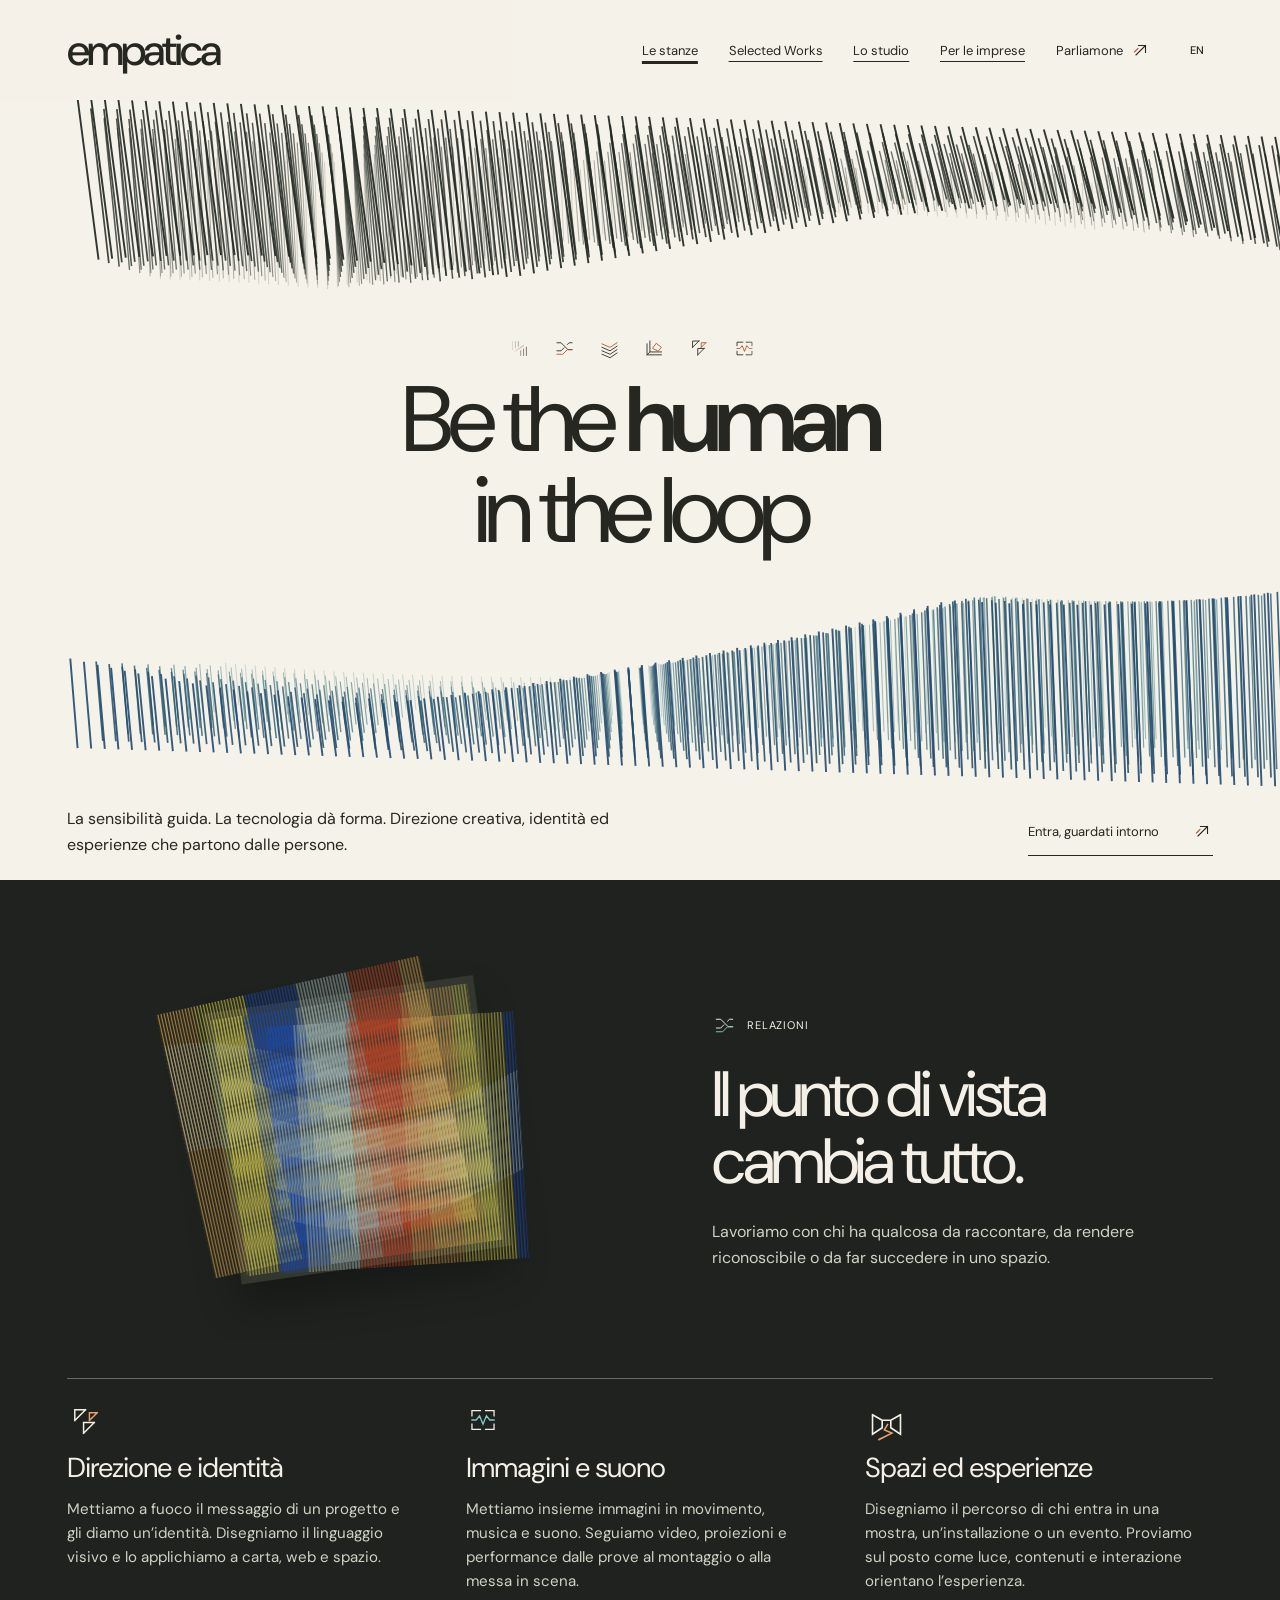
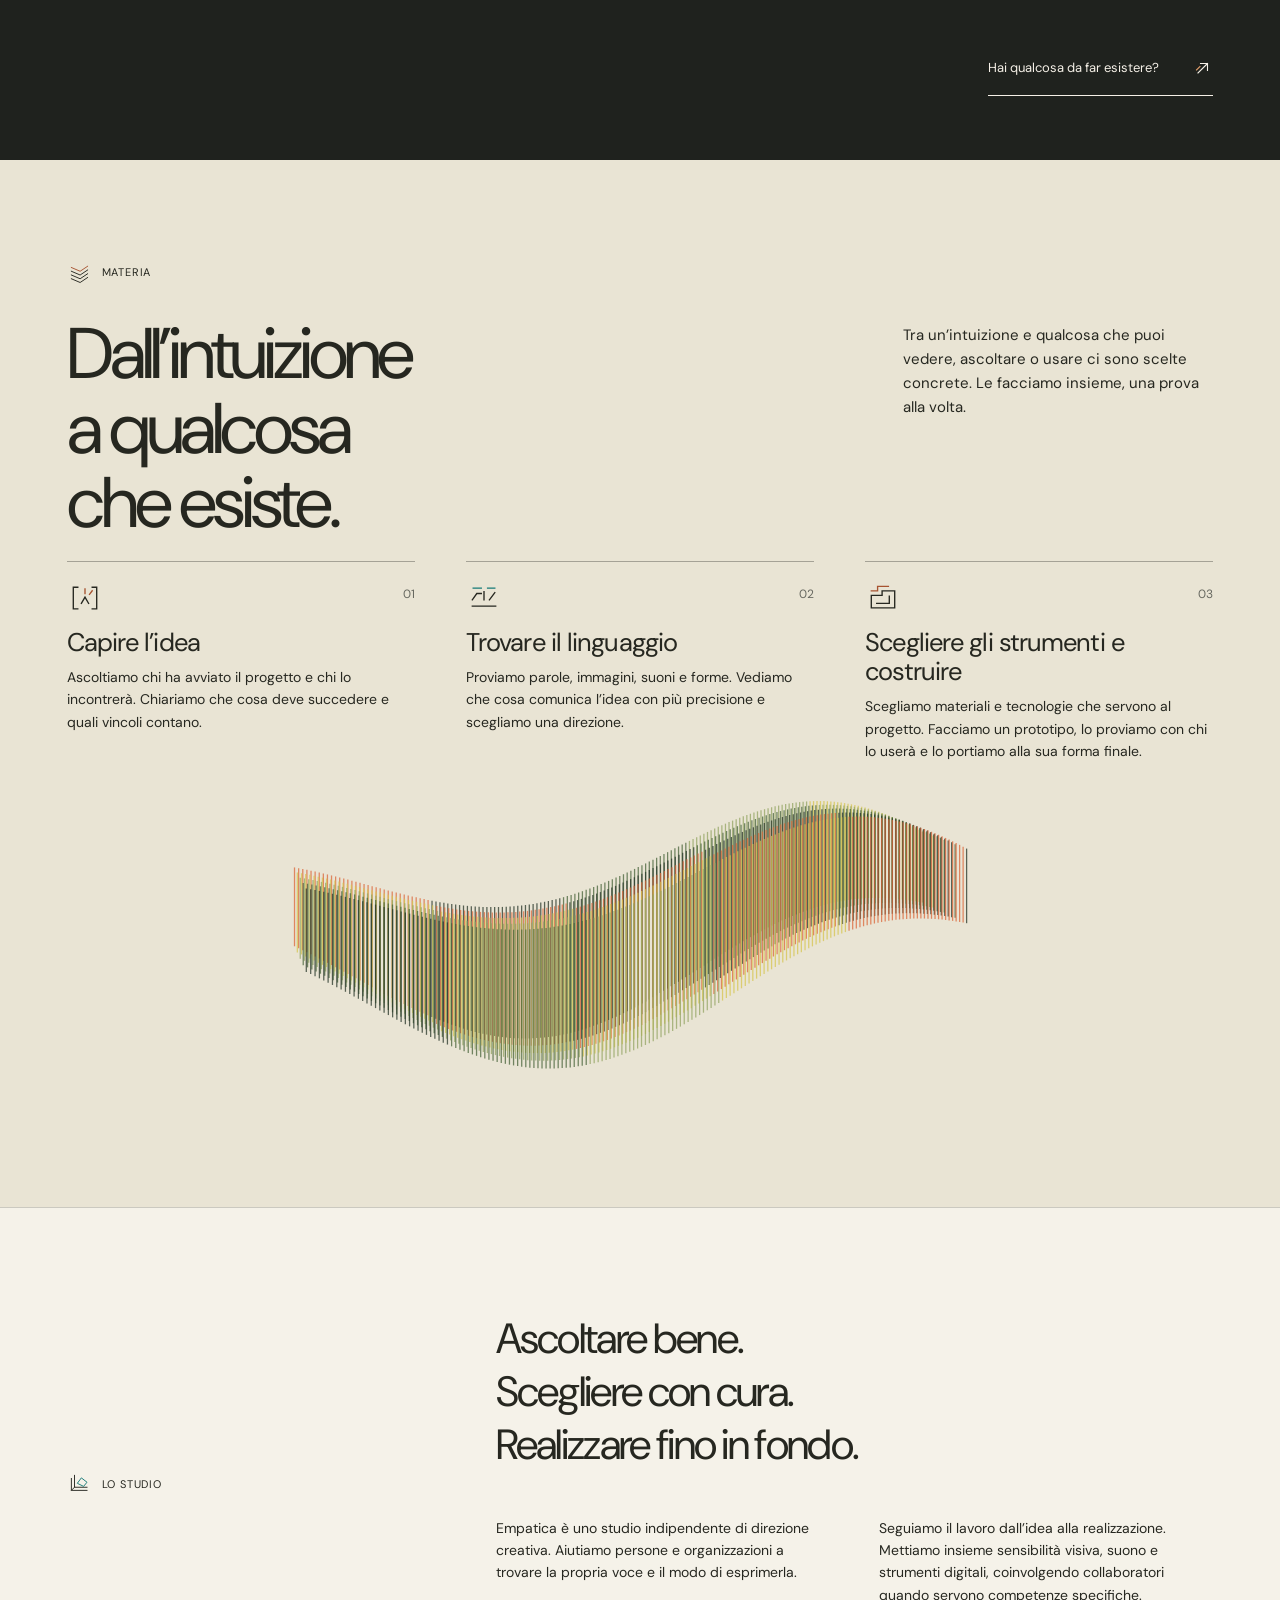
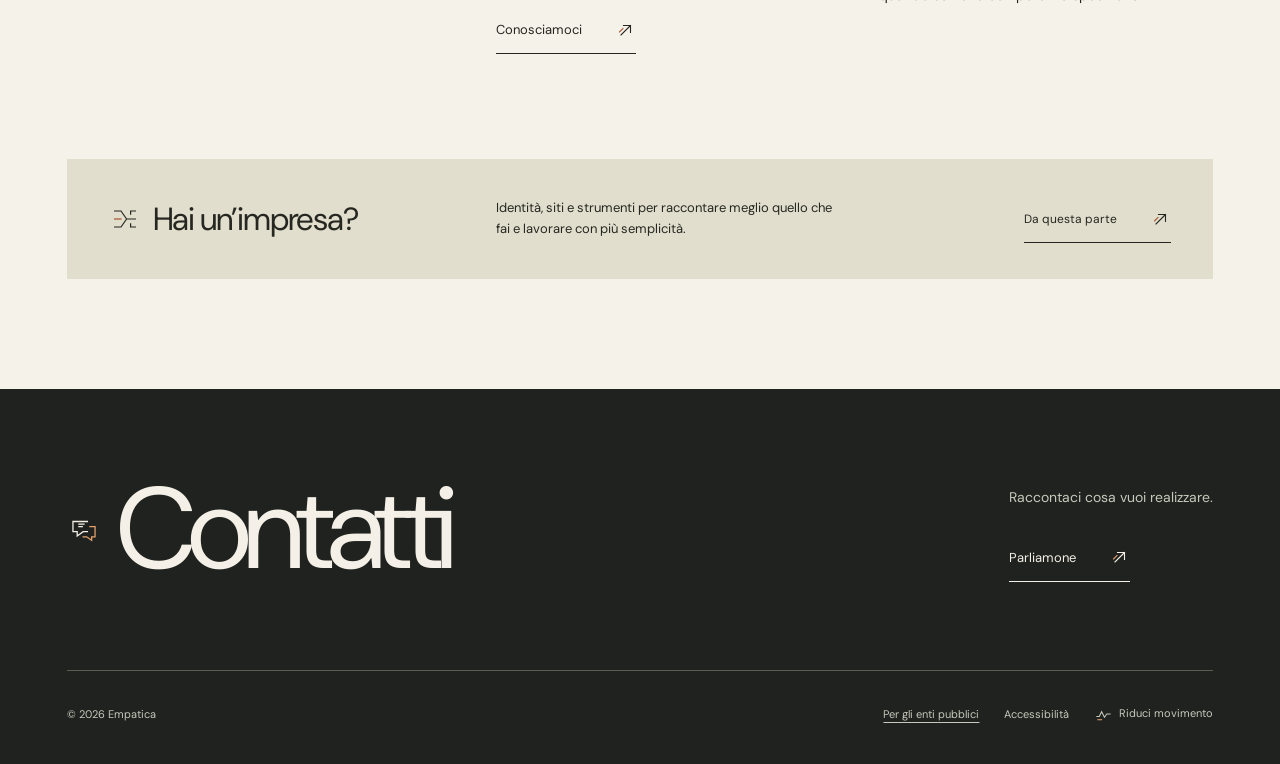
<file: index.html>
<!doctype html>
<html lang="it"><head><meta charset="utf-8"><meta name="viewport" content="width=device-width, initial-scale=1"><meta name="theme-color" content="#f5f2e9"><meta name="description" content="Uno studio indipendente di direzione creativa. Identità, immagini, suono ed esperienze interattive." data-copy-content="description.index"><meta property="og:title" content="Empatica — Direzione creativa, identità ed esperienze" data-copy-content="title.index"><meta property="og:description" content="Uno studio indipendente di direzione creativa. Identità, immagini, suono ed esperienze interattive." data-copy-content="description.index"><meta property="og:type" content="website"><title data-copy="title.index">Empatica — Direzione creativa, identità ed esperienze</title><link rel="icon" href="favicon.svg" type="image/svg+xml"><link rel="stylesheet" href="museum.css"><script src="museum-copy.js" defer></script><script src="museum.js" defer></script><script src="kinetic.js" defer></script><script src="hero-marquee.js" defer></script></head><body data-page="index"><a class="skip" href="#main"><span data-copy="skip" >Vai al contenuto</span></a>
<header class="site-header"><a class="brand" href="index.html" aria-label="Empatica"><span class="brand-type" aria-hidden="true"><span class="brand-initial">e</span><span class="brand-tail">mpatica</span></span></a>
<nav class="main-nav" id="main-nav" aria-label="Navigazione principale" data-copy-aria="nav.label"><a href="#presenza" data-nav-section="rooms" aria-current="location"><span data-copy="nav.visit" >Le stanze</span></a><a href="imprese.html#selected-works" data-nav-section="selected-works"><span lang="en" data-copy="works.title">Selected Works</span></a><a href="#studio" data-nav-section="studio"><span data-copy="nav.studio" >Lo studio</span></a><a href="imprese.html" data-nav-section="business" ><span data-copy="nav.business" >Per le imprese</span></a><button class="nav-contact" type="button" data-contact=""><span data-copy="nav.contact" >Parliamone</span><svg class="sign sign--utility" viewBox="0 0 40 40" aria-hidden="true" focusable="false"><use href="segni.svg#freccia"></use></svg></button></nav>
<div class="header-tools"><button type="button" class="lang-toggle" aria-label="Read in English">EN</button><button type="button" class="menu-toggle" aria-expanded="false" aria-controls="main-nav">Menu</button></div></header><main id="main" tabindex="-1"><section class="room room-one" id="presenza" data-room="01" data-header-section tabindex="-1" data-art-interaction>
  <div class="hero-stage">
    <div class="hero-art"><canvas id="presence-art" data-art="presence" role="img" aria-label="Aste color grafite e blu crescono in direzioni opposte. La prospettiva cambia con il movimento." data-copy-aria="art.presence"></canvas></div>
    <div class="room-body">
      <div class="hero-marquee" hidden>
        <div class="marquee-window" aria-hidden="true"><div class="marquee-track"></div></div>
      </div>
      <svg class="sign sign--cool" viewBox="0 0 40 40" aria-hidden="true" focusable="false"><use href="segni.svg#presenza"></use></svg>
      <h1 lang="en">Be the <strong>human</strong><br>in the loop</h1>
    </div>
  </div>
  <div class="hero-foot"><p data-copy="hero.body" class="hero-description">La sensibilità guida. La tecnologia dà forma. Direzione creativa, identità ed esperienze che partono dalle persone.</p><a class="text-link hero-link" href="#relazioni"><span data-copy="hero.explore" >Entra, guardati intorno</span><svg class="sign sign--utility" viewBox="0 0 40 40" aria-hidden="true" focusable="false"><use href="segni.svg#freccia"></use></svg></a></div>
</section>
<section class="room room-two" id="relazioni" data-room="02" data-header-section tabindex="-1" data-dark aria-labelledby="relations-title">
  <div class="room-text">
    <div class="eyebrow eyebrow--signed"><svg class="sign sign--cool" viewBox="0 0 40 40" aria-hidden="true" focusable="false"><use href="segni.svg#relazioni"></use></svg><span data-copy="room2.eyebrow">Relazioni</span></div>
    <h2 id="relations-title" data-copy="room2.title">Il punto di vista<br>cambia tutto.</h2>
    <p data-copy="room2.body">Lavoriamo con chi ha qualcosa da raccontare, da rendere riconoscibile o da far succedere in uno spazio.</p>
  </div>
  <div class="service-list">
    <article class="service-item">
      <svg class="sign" viewBox="0 0 40 40" aria-hidden="true" focusable="false"><use href="segni.svg#identita"></use></svg><h3 data-copy="service.identity">Direzione e identità</h3>
      <p data-copy="service.identity.body">Mettiamo a fuoco il messaggio di un progetto e gli diamo un’identità. Disegniamo il linguaggio visivo e lo applichiamo a carta, web e spazio.</p>
    </article>
    <article class="service-item">
      <svg class="sign sign--cool" viewBox="0 0 40 40" aria-hidden="true" focusable="false"><use href="segni.svg#audiovisivo"></use></svg><h3 data-copy="service.image">Immagini e suono</h3>
      <p data-copy="service.image.body">Mettiamo insieme immagini in movimento, musica e suono. Seguiamo video, proiezioni e performance dalle prove al montaggio o alla messa in scena.</p>
    </article>
    <article class="service-item">
      <svg class="sign" viewBox="0 0 40 40" aria-hidden="true" focusable="false"><use href="segni.svg#esperienze"></use></svg><h3 data-copy="service.space">Spazi ed esperienze</h3>
      <p data-copy="service.space.body">Disegniamo il percorso di chi entra in una mostra, un’installazione o un evento. Proviamo sul posto come luce, contenuti e interazione orientano l’esperienza.</p>
    </article>
  </div>
  <button class="text-link" type="button" data-contact="Identità ed esperienze"><span data-copy="room2.contact">Hai qualcosa da far esistere?</span><svg class="sign sign--utility" viewBox="0 0 40 40" aria-hidden="true" focusable="false"><use href="segni.svg#freccia"></use></svg></button>
  <figure class="room-art">
    <canvas id="interference-art" data-art="interference" role="img" aria-label="Piani di linee colorate si sovrappongono al movimento dello sguardo" data-copy-aria="art.interference"></canvas>
  </figure>
</section>
<section class="room room-three" id="materia" data-room="03" data-header-section tabindex="-1"><div class="section-head"><div><div class="eyebrow eyebrow--signed"><svg class="sign" viewBox="0 0 40 40" aria-hidden="true" focusable="false"><use href="segni.svg#materia"></use></svg><span data-copy="room3.eyebrow" >Materia</span></div><h2 data-copy="room3.title" >Dall’intuizione<br>a qualcosa<br>che esiste.</h2></div><p data-copy="room3.body" >Tra un’intuizione e qualcosa che puoi vedere, ascoltare o usare ci sono scelte concrete. Le facciamo insieme, una prova alla volta.</p></div><ol class="room-steps">
    <li>
      <svg class="sign" viewBox="0 0 40 40" aria-hidden="true" focusable="false"><use href="segni.svg#idea"></use></svg><h3 data-copy="room3.step.idea.title">Capire l’idea</h3>
      <p data-copy="room3.step.idea.body">Ascoltiamo chi ha avviato il progetto e chi lo incontrerà. Chiariamo che cosa deve succedere e quali vincoli contano.</p>
    </li>
    <li>
      <svg class="sign sign--cool" viewBox="0 0 40 40" aria-hidden="true" focusable="false"><use href="segni.svg#linguaggio"></use></svg><h3 data-copy="room3.step.language.title">Trovare il linguaggio</h3>
      <p data-copy="room3.step.language.body">Proviamo parole, immagini, suoni e forme. Vediamo che cosa comunica l’idea con più precisione e scegliamo una direzione.</p>
    </li>
    <li>
      <svg class="sign" viewBox="0 0 40 40" aria-hidden="true" focusable="false"><use href="segni.svg#costruzione"></use></svg><h3 data-copy="room3.step.build.title">Scegliere gli strumenti e costruire</h3>
      <p data-copy="room3.step.build.body">Scegliamo materiali e tecnologie che servono al progetto. Facciamo un prototipo, lo proviamo con chi lo userà e lo portiamo alla sua forma finale.</p>
    </li>
</ol>
<div class="ribbon-art"><canvas id="matter-art" data-art="matter" role="img" aria-label="Un nastro tridimensionale prende forma attraverso elementi sospesi" data-copy-aria="art.matter"></canvas></div></section>
<section class="studio-section" id="studio" data-header-section tabindex="-1"><div class="eyebrow eyebrow--signed"><svg class="sign sign--cool" viewBox="0 0 40 40" aria-hidden="true" focusable="false"><use href="segni.svg#studio"></use></svg><span data-copy="studio.eyebrow" >Lo studio</span></div><div><h2 data-copy="studio.statement" class="studio-statement">Ascoltare bene.<br>Scegliere con cura.<br>Realizzare fino in fondo.</h2><div class="studio-copy"><p data-copy="studio.body1" >Empatica è uno studio indipendente di direzione creativa. Aiutiamo persone e organizzazioni a trovare la propria voce e il modo di esprimerla.</p><p data-copy="studio.body2" >Seguiamo il lavoro dall’idea alla realizzazione. Mettiamo insieme sensibilità visiva, suono e strumenti digitali, coinvolgendo collaboratori quando servono competenze specifiche.</p></div><button class="text-link" type="button" data-contact=""><span data-copy="studio.contact" >Conosciamoci</span><svg class="sign sign--utility" viewBox="0 0 40 40" aria-hidden="true" focusable="false"><use href="segni.svg#freccia"></use></svg></button></div></section>
<aside class="business-door"><h2><svg class="sign" viewBox="0 0 40 40" aria-hidden="true" focusable="false"><use href="segni.svg#imprese"></use></svg><span data-copy="business.door.title" >Hai un’impresa?</span></h2><p data-copy="business.door.body" >Identità, siti e strumenti per raccontare meglio quello che fai e lavorare con più semplicità.</p><a class="text-link" href="imprese.html"><span data-copy="business.door.link" >Da questa parte</span><svg class="sign sign--utility" viewBox="0 0 40 40" aria-hidden="true" focusable="false"><use href="segni.svg#freccia"></use></svg></a></aside></main>
<footer class="contact-section" id="contatti" data-dark><div class="contact-top"><div class="contact-label"><svg class="sign" viewBox="0 0 40 40" aria-hidden="true" focusable="false"><use href="segni.svg#contatti"></use></svg><h2 data-copy="footer.title" class="contact-heading">Contatti</h2></div><div class="contact-note"><p data-copy="footer.body" >Raccontaci cosa vuoi realizzare.</p><button class="text-link" type="button" data-contact="Identità ed esperienze"><span data-copy="contact.cta" >Parliamone</span><svg class="sign sign--utility" viewBox="0 0 40 40" aria-hidden="true" focusable="false"><use href="segni.svg#freccia"></use></svg></button></div></div><div class="footer-line"><span>© 2026 Empatica</span><div class="footer-controls"><a href="enti.html"><span data-copy="footer.public" >Per gli enti pubblici</span></a><button type="button" data-info><span data-copy="footer.access" >Accessibilità</span></button><button type="button" data-motion-toggle aria-pressed="false"><svg class="sign sign--motion" viewBox="0 0 40 40" aria-hidden="true" focusable="false"><use href="segni.svg#movimento"></use></svg><span data-copy="footer.motion" >Riduci movimento</span></button></div></div></footer><dialog id="contact-dialog" class="contact-dialog" aria-labelledby="contact-title"><div class="dialog-top"><span>EMPATICA / <span data-copy="form.contact" >CONTATTI</span></span><button type="button" class="dialog-close" data-close><span data-copy="close" >Chiudi</span><svg class="sign sign--utility" viewBox="0 0 40 40" aria-hidden="true" focusable="false"><use href="segni.svg#chiudi"></use></svg></button></div>
<h2 data-copy="form.title" id="contact-title">Cosa hai in mente?</h2><p data-copy="form.intro" class="dialog-intro">Un’idea, un progetto già avviato o una domanda. Cominciamo da qui.</p>
<form id="inquiry-form" name="humanize-inquiries" method="POST" action="thank-you.html" data-delivery="email"><input type="hidden" name="form-name" value="humanize-inquiries"><input type="hidden" name="area" value=""><p hidden><label>Leave empty<input name="bot-field" autocomplete="off"></label></p><div class="form-pair"><label for="contact-name"><span data-copy="form.name" >Il tuo nome</span><input id="contact-name" name="name" autocomplete="name" maxlength="100" required></label><label for="contact-email">Email<input id="contact-email" name="email" type="email" autocomplete="email" maxlength="200" required></label></div><label for="contact-message"><span data-copy="form.message" >Raccontaci il progetto</span><textarea id="contact-message" name="message" maxlength="2000" rows="3" required></textarea></label><div class="form-actions"><button class="solid-button" type="submit"><span data-copy="form.draft" >Apri bozza email</span><svg class="sign sign--utility" viewBox="0 0 40 40" aria-hidden="true" focusable="false"><use href="segni.svg#freccia"></use></svg></button><a href="mailto:hello@emanuele.berlin"><span data-copy="form.email" >Preferisco scrivere via email</span></a></div><p id="form-status" class="form-status" role="status" aria-live="polite"></p><p data-copy="form.draft.note" class="form-note">Si apre una bozza nella tua app email. Puoi rileggerla e inviarla da lì.</p></form>
<div id="inquiry-success" hidden tabindex="-1"><h3 data-copy="form.thanks" >Il messaggio è arrivato.</h3><p data-copy="form.sent" >Ti risponderemo all’indirizzo che ci hai lasciato.</p><button class="text-link another-message" type="button" data-contact=""><span data-copy="form.again" >Scrivi un altro messaggio</span><svg class="sign sign--utility" viewBox="0 0 40 40" aria-hidden="true" focusable="false"><use href="segni.svg#freccia"></use></svg></button></div></dialog>
<dialog id="info-dialog" class="info-dialog" aria-labelledby="info-title"><div class="dialog-top"><span>EMPATICA</span><button type="button" class="dialog-close" data-close><span data-copy="close" >Chiudi</span><svg class="sign sign--utility" viewBox="0 0 40 40" aria-hidden="true" focusable="false"><use href="segni.svg#chiudi"></use></svg></button></div><h2 data-copy="info.title" id="info-title">Un posto per tutti.</h2><p data-copy="info.body" >Puoi attraversare il sito con la tastiera. Le composizioni sono visive: tutti i contenuti e i collegamenti restano accessibili senza interagire con esse.</p><p data-copy="info.motion" >Con “Riduci movimento” le composizioni restano ferme e il marchio cambia senza rotazioni. Rispettiamo anche la preferenza del tuo dispositivo.</p><p data-copy="info.limit" >Il sito non ha ancora ricevuto una verifica completa di accessibilità. Se incontri un ostacolo, scrivici: ci aiuti a migliorarlo.</p><a href="mailto:hello@emanuele.berlin">hello@emanuele.berlin</a></dialog><noscript><p style="padding:25px;text-align:center">Per un progetto / For a project: <a href="mailto:hello@emanuele.berlin">hello@emanuele.berlin</a></p></noscript></body></html>
</file>
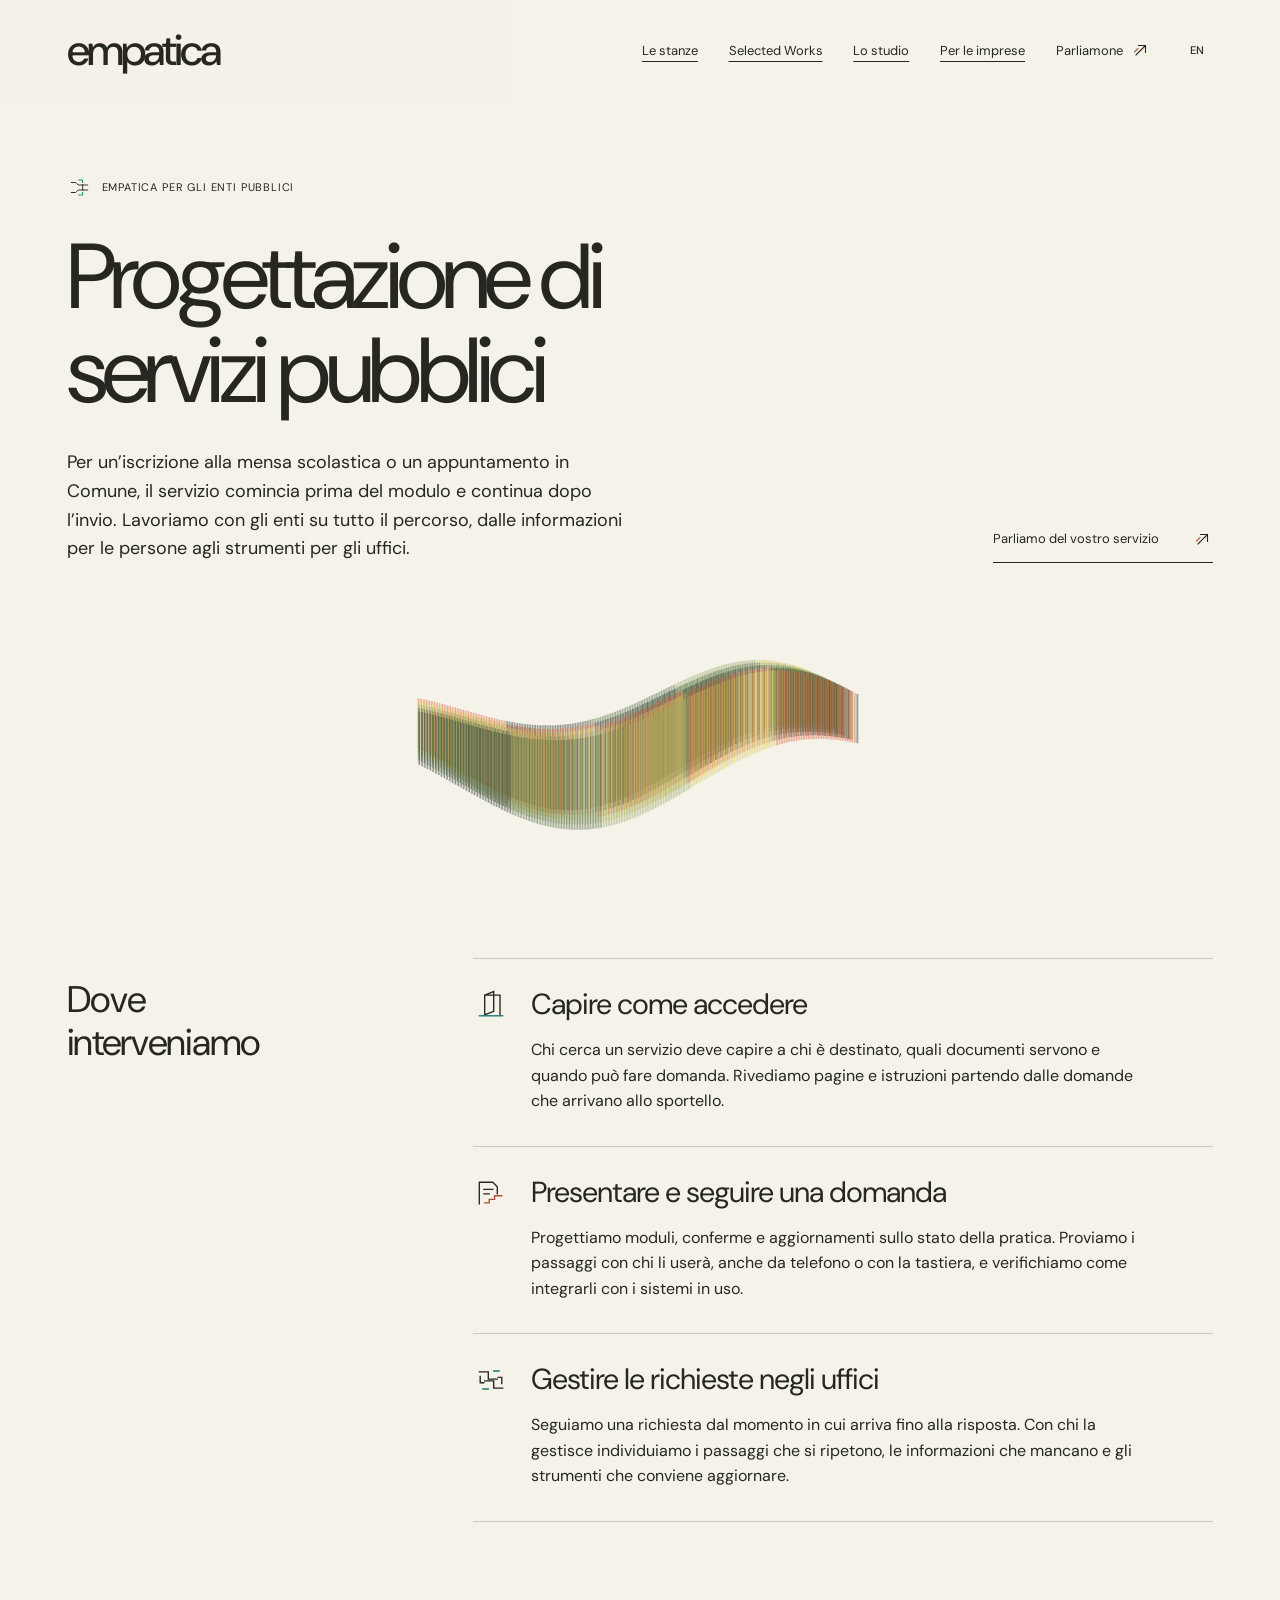
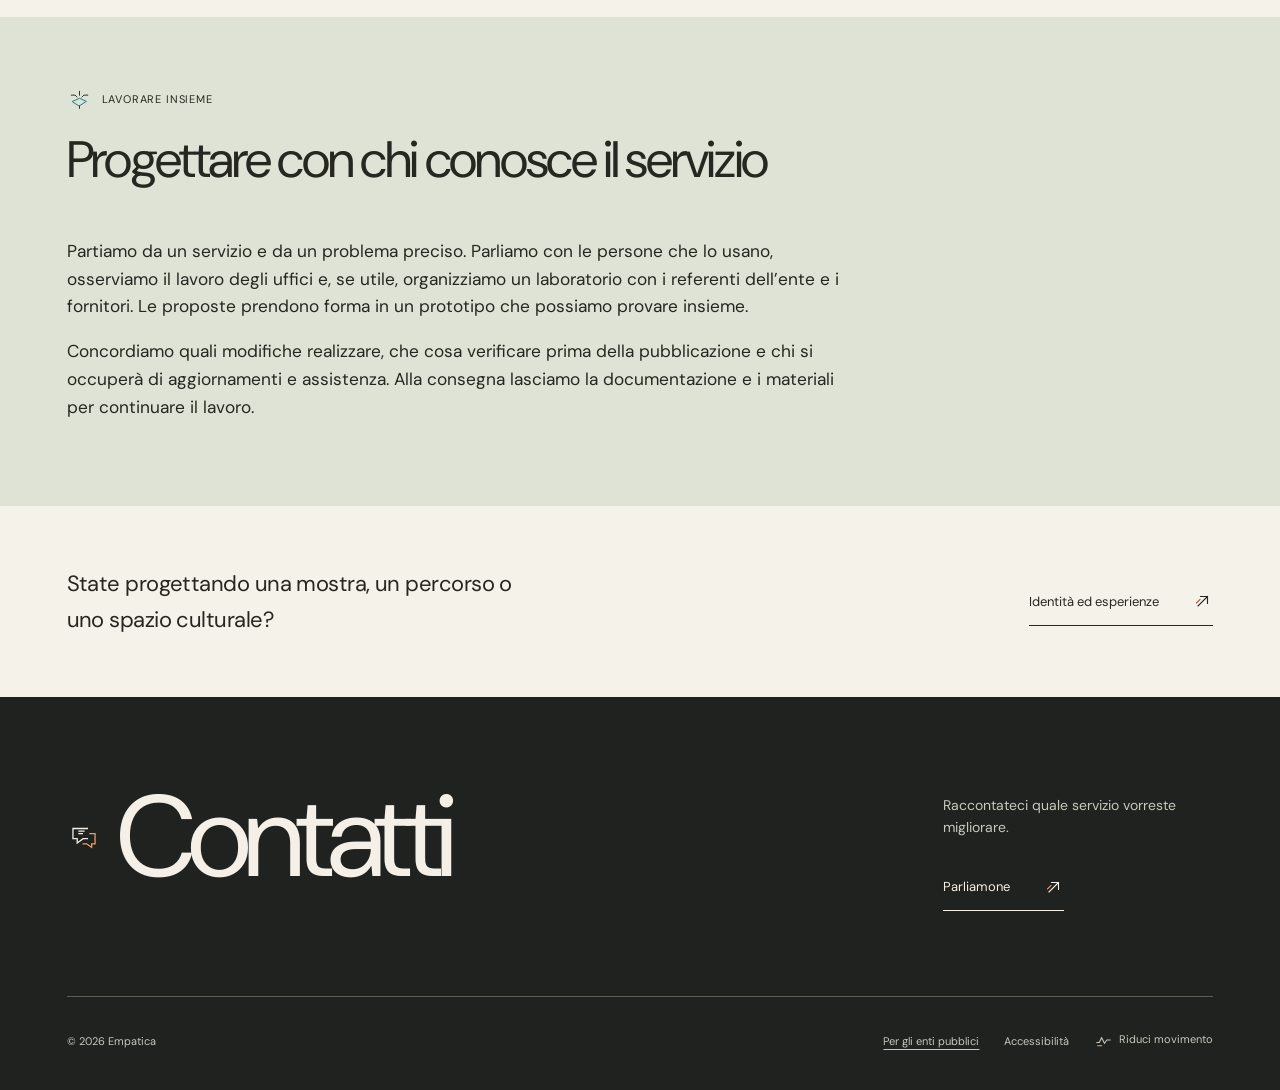
<file: enti.html>
<!doctype html>
<html lang="it"><head><meta charset="utf-8"><meta name="viewport" content="width=device-width, initial-scale=1"><meta name="theme-color" content="#f5f2e9"><meta name="description" content="Empatica progetta servizi digitali per gli enti pubblici, dalle informazioni e dai moduli per le persone agli strumenti di lavoro per gli uffici." data-copy-content="description.enti"><meta property="og:title" content="Empatica per gli enti — Progettazione di servizi pubblici" data-copy-content="title.enti"><meta property="og:description" content="Empatica progetta servizi digitali per gli enti pubblici, dalle informazioni e dai moduli per le persone agli strumenti di lavoro per gli uffici." data-copy-content="description.enti"><meta property="og:type" content="website"><title data-copy="title.enti">Empatica per gli enti — Progettazione di servizi pubblici</title><link rel="icon" href="favicon.svg" type="image/svg+xml"><link rel="stylesheet" href="museum.css"><script src="museum-copy.js" defer></script><script src="museum.js" defer></script><script src="kinetic.js" defer></script></head><body data-page="enti"><a class="skip" href="#main"><span data-copy="skip" >Vai al contenuto</span></a>
<header class="site-header"><a class="brand" href="index.html" aria-label="Empatica"><span class="brand-type" aria-hidden="true"><span class="brand-initial">e</span><span class="brand-tail">mpatica</span></span></a>
<nav class="main-nav" id="main-nav" aria-label="Navigazione principale" data-copy-aria="nav.label"><a href="index.html#presenza" data-nav-section="rooms"><span data-copy="nav.visit" >Le stanze</span></a><a href="imprese.html#selected-works" data-nav-section="selected-works"><span lang="en" data-copy="works.title">Selected Works</span></a><a href="index.html#studio" data-nav-section="studio"><span data-copy="nav.studio" >Lo studio</span></a><a href="imprese.html" data-nav-section="business" ><span data-copy="nav.business" >Per le imprese</span></a><button class="nav-contact" type="button" data-contact=""><span data-copy="nav.contact" >Parliamone</span><svg class="sign sign--utility" viewBox="0 0 40 40" aria-hidden="true" focusable="false"><use href="segni.svg#freccia"></use></svg></button></nav>
<div class="header-tools"><button type="button" class="lang-toggle" aria-label="Read in English">EN</button><button type="button" class="menu-toggle" aria-expanded="false" aria-controls="main-nav">Menu</button></div></header><main id="main" tabindex="-1" class="inner-page public-page">
  <section class="inner-hero" aria-labelledby="public-title">
    <div class="eyebrow eyebrow--signed"><svg class="sign sign--cool" viewBox="0 0 40 40" aria-hidden="true" focusable="false"><use href="segni.svg#enti"></use></svg><span data-copy="public.eyebrow">Empatica per gli enti pubblici</span></div>
    <h1 id="public-title" data-copy="public.title">Progettazione di<br>servizi pubblici</h1>
    <div class="inner-intro">
      <p data-copy="public.intro">Per un’iscrizione alla mensa scolastica o un appuntamento in Comune, il servizio comincia prima del modulo e continua dopo l’invio. Lavoriamo con gli enti su tutto il percorso, dalle informazioni per le persone agli strumenti per gli uffici.</p>
      <button class="text-link" type="button" data-contact="Enti pubblici"><span data-copy="public.cta">Parliamo del vostro servizio</span><svg class="sign sign--utility" viewBox="0 0 40 40" aria-hidden="true" focusable="false"><use href="segni.svg#freccia"></use></svg></button>
    </div>
  </section>
  <div class="inner-art">
    <canvas data-art="matter" role="img" aria-label="Un nastro tridimensionale prende forma attraverso elementi sospesi" data-copy-aria="art.matter"></canvas>
  </div>
  <section class="offer-section" aria-labelledby="public-offer-title">
    <div class="offer-heading"><h2 id="public-offer-title" data-copy="public.offer.title">Dove interveniamo</h2></div>
    <div class="offer-list public-offers">
      <article>
        <svg class="sign sign--cool" viewBox="0 0 40 40" aria-hidden="true" focusable="false"><use href="segni.svg#accesso"></use></svg><h3 data-copy="public.understand.title">Capire come accedere</h3>
        <p data-copy="public.understand.body">Chi cerca un servizio deve capire a chi è destinato, quali documenti servono e quando può fare domanda. Rivediamo pagine e istruzioni partendo dalle domande che arrivano allo sportello.</p>
      </article>
      <article>
        <svg class="sign" viewBox="0 0 40 40" aria-hidden="true" focusable="false"><use href="segni.svg#pratica"></use></svg><h3 data-copy="public.design.title">Presentare e seguire una domanda</h3>
        <p data-copy="public.design.body">Progettiamo moduli, conferme e aggiornamenti sullo stato della pratica. Proviamo i passaggi con chi li userà, anche da telefono o con la tastiera, e verifichiamo come integrarli con i sistemi in uso.</p>
      </article>
      <article>
        <svg class="sign sign--cool" viewBox="0 0 40 40" aria-hidden="true" focusable="false"><use href="segni.svg#ufficio"></use></svg><h3 data-copy="public.handover.title">Gestire le richieste negli uffici</h3>
        <p data-copy="public.handover.body">Seguiamo una richiesta dal momento in cui arriva fino alla risposta. Con chi la gestisce individuiamo i passaggi che si ripetono, le informazioni che mancano e gli strumenti che conviene aggiornare.</p>
      </article>
    </div>
  </section>
  <section class="process-section" aria-labelledby="public-method-title">
    <div class="eyebrow eyebrow--signed"><svg class="sign sign--cool" viewBox="0 0 40 40" aria-hidden="true" focusable="false"><use href="segni.svg#facilitazione"></use></svg><span data-copy="public.collab.label">Lavorare insieme</span></div>
    <h2 id="public-method-title" data-copy="public.collab.title">Progettare con chi conosce il servizio</h2>
    <div class="public-method">
      <p data-copy="public.method.research">Partiamo da un servizio e da un problema preciso. Parliamo con le persone che lo usano, osserviamo il lavoro degli uffici e, se utile, organizziamo un laboratorio con i referenti dell’ente e i fornitori. Le proposte prendono forma in un prototipo che possiamo provare insieme.</p>
      <p data-copy="public.method.delivery">Concordiamo quali modifiche realizzare, che cosa verificare prima della pubblicazione e chi si occuperà di aggiornamenti e assistenza. Alla consegna lasciamo la documentazione e i materiali per continuare il lavoro.</p>
    </div>
  </section>
  <section class="bridge-section">
    <p data-copy="public.culture">State progettando una mostra, un percorso o uno spazio culturale?</p>
    <a class="text-link" href="index.html#relazioni"><span data-copy="public.culture.link">Identità ed esperienze</span><svg class="sign sign--utility" viewBox="0 0 40 40" aria-hidden="true" focusable="false"><use href="segni.svg#freccia"></use></svg></a>
  </section>
</main><footer class="contact-section" id="contatti" data-dark><div class="contact-top"><div class="contact-label"><svg class="sign" viewBox="0 0 40 40" aria-hidden="true" focusable="false"><use href="segni.svg#contatti"></use></svg><h2 data-copy="footer.title" class="contact-heading">Contatti</h2></div><div class="contact-note"><p data-copy="public.contact.body">Raccontateci quale servizio vorreste migliorare.</p><button class="text-link" type="button" data-contact="Enti pubblici"><span data-copy="contact.cta" >Parliamone</span><svg class="sign sign--utility" viewBox="0 0 40 40" aria-hidden="true" focusable="false"><use href="segni.svg#freccia"></use></svg></button></div></div><div class="footer-line"><span>© 2026 Empatica</span><div class="footer-controls"><a href="enti.html"><span data-copy="footer.public" >Per gli enti pubblici</span></a><button type="button" data-info><span data-copy="footer.access" >Accessibilità</span></button><button type="button" data-motion-toggle aria-pressed="false"><svg class="sign sign--motion" viewBox="0 0 40 40" aria-hidden="true" focusable="false"><use href="segni.svg#movimento"></use></svg><span data-copy="footer.motion" >Riduci movimento</span></button></div></div></footer><dialog id="contact-dialog" class="contact-dialog" aria-labelledby="contact-title"><div class="dialog-top"><span>EMPATICA / <span data-copy="form.contact" >CONTATTI</span></span><button type="button" class="dialog-close" data-close><span data-copy="close" >Chiudi</span><svg class="sign sign--utility" viewBox="0 0 40 40" aria-hidden="true" focusable="false"><use href="segni.svg#chiudi"></use></svg></button></div>
<h2 data-copy="form.title" id="contact-title">Cosa hai in mente?</h2><p data-copy="form.intro" class="dialog-intro">Un’idea, un progetto già avviato o una domanda. Cominciamo da qui.</p>
<form id="inquiry-form" name="humanize-inquiries" method="POST" action="thank-you.html" data-delivery="email"><input type="hidden" name="form-name" value="humanize-inquiries"><input type="hidden" name="area" value=""><p hidden><label>Leave empty<input name="bot-field" autocomplete="off"></label></p><div class="form-pair"><label for="contact-name"><span data-copy="form.name" >Il tuo nome</span><input id="contact-name" name="name" autocomplete="name" maxlength="100" required></label><label for="contact-email">Email<input id="contact-email" name="email" type="email" autocomplete="email" maxlength="200" required></label></div><label for="contact-message"><span data-copy="form.message" >Raccontaci il progetto</span><textarea id="contact-message" name="message" maxlength="2000" rows="3" required></textarea></label><div class="form-actions"><button class="solid-button" type="submit"><span data-copy="form.draft" >Apri bozza email</span><svg class="sign sign--utility" viewBox="0 0 40 40" aria-hidden="true" focusable="false"><use href="segni.svg#freccia"></use></svg></button><a href="mailto:hello@emanuele.berlin"><span data-copy="form.email" >Preferisco scrivere via email</span></a></div><p id="form-status" class="form-status" role="status" aria-live="polite"></p><p data-copy="form.draft.note" class="form-note">Si apre una bozza nella tua app email. Puoi rileggerla e inviarla da lì.</p></form>
<div id="inquiry-success" hidden tabindex="-1"><h3 data-copy="form.thanks" >Il messaggio è arrivato.</h3><p data-copy="form.sent" >Ti risponderemo all’indirizzo che ci hai lasciato.</p><button class="text-link another-message" type="button" data-contact=""><span data-copy="form.again" >Scrivi un altro messaggio</span><svg class="sign sign--utility" viewBox="0 0 40 40" aria-hidden="true" focusable="false"><use href="segni.svg#freccia"></use></svg></button></div></dialog>
<dialog id="info-dialog" class="info-dialog" aria-labelledby="info-title"><div class="dialog-top"><span>EMPATICA</span><button type="button" class="dialog-close" data-close><span data-copy="close" >Chiudi</span><svg class="sign sign--utility" viewBox="0 0 40 40" aria-hidden="true" focusable="false"><use href="segni.svg#chiudi"></use></svg></button></div><h2 data-copy="info.title" id="info-title">Un posto per tutti.</h2><p data-copy="info.body" >Puoi attraversare il sito con la tastiera. Le composizioni sono visive: tutti i contenuti e i collegamenti restano accessibili senza interagire con esse.</p><p data-copy="info.motion" >Con “Riduci movimento” le composizioni restano ferme e il marchio cambia senza rotazioni. Rispettiamo anche la preferenza del tuo dispositivo.</p><p data-copy="info.limit" >Il sito non ha ancora ricevuto una verifica completa di accessibilità. Se incontri un ostacolo, scrivici: ci aiuti a migliorarlo.</p><a href="mailto:hello@emanuele.berlin">hello@emanuele.berlin</a></dialog><noscript><p style="padding:25px;text-align:center">Per un progetto / For a project: <a href="mailto:hello@emanuele.berlin">hello@emanuele.berlin</a></p></noscript></body></html>
</file>
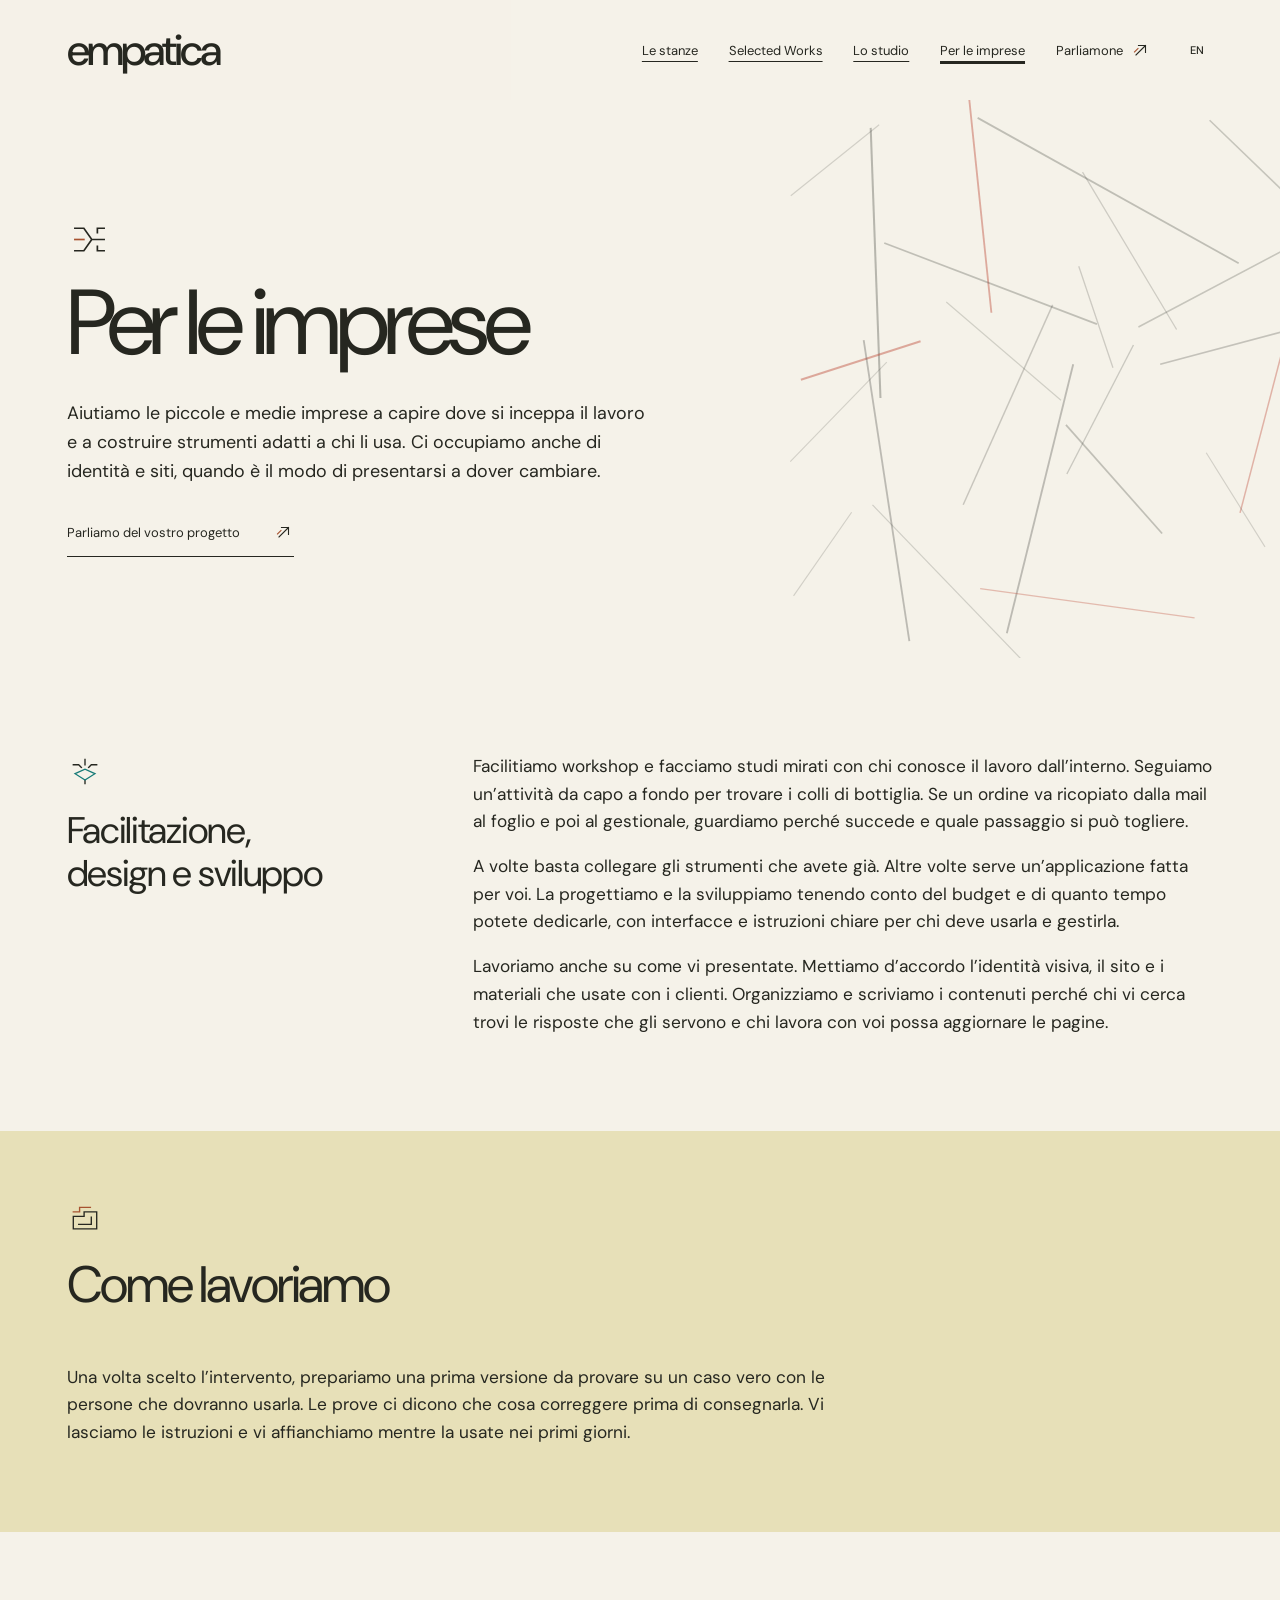
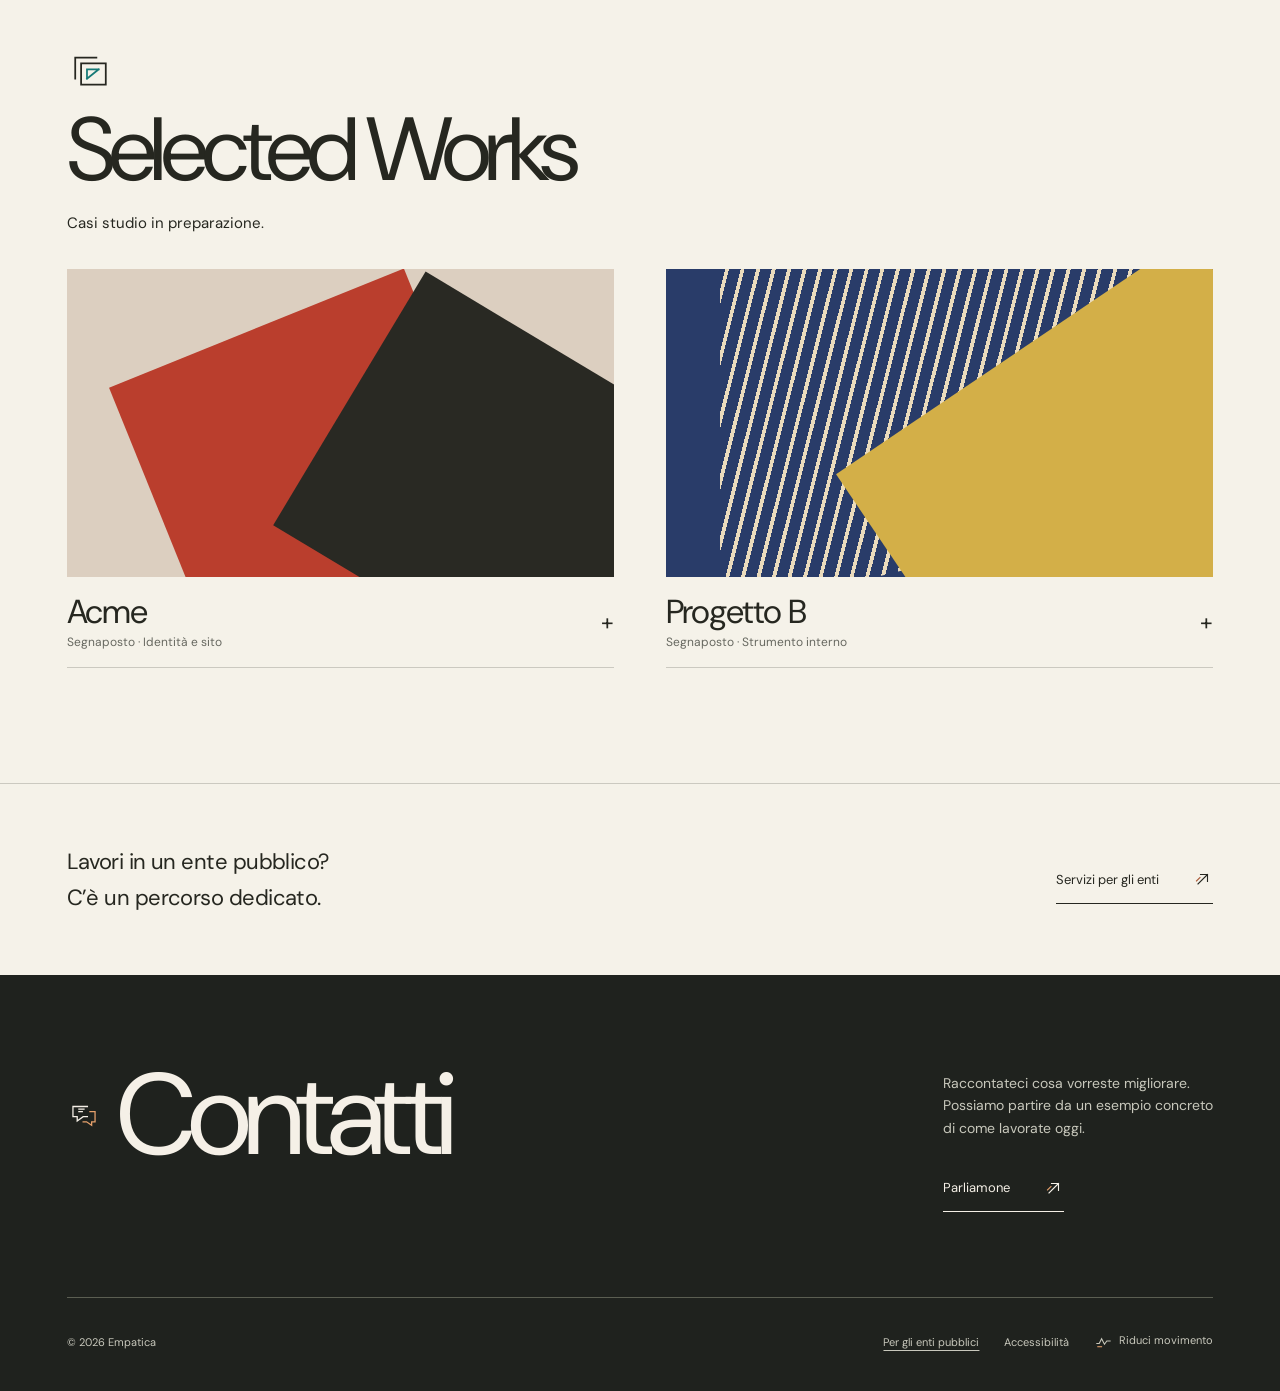
<file: imprese.html>
<!doctype html>
<html lang="it"><head><meta charset="utf-8"><meta name="viewport" content="width=device-width, initial-scale=1"><meta name="theme-color" content="#f5f2e9"><meta name="description" content="Empatica lavora con piccole e medie imprese. Workshop e analisi dei processi, identità visive, siti web e strumenti digitali." data-copy-content="description.imprese"><meta property="og:title" content="Empatica per le imprese — Identità, siti e strumenti" data-copy-content="title.imprese"><meta property="og:description" content="Empatica lavora con piccole e medie imprese. Workshop e analisi dei processi, identità visive, siti web e strumenti digitali." data-copy-content="description.imprese"><meta property="og:type" content="website"><title data-copy="title.imprese">Empatica per le imprese — Identità, siti e strumenti</title><link rel="icon" href="favicon.svg" type="image/svg+xml"><link rel="stylesheet" href="museum.css"><script src="museum-copy.js" defer></script><script src="museum.js" defer></script><script src="kinetic.js" defer></script></head><body data-page="imprese"><a class="skip" href="#main"><span data-copy="skip" >Vai al contenuto</span></a>
<header class="site-header"><a class="brand" href="index.html" aria-label="Empatica"><span class="brand-type" aria-hidden="true"><span class="brand-initial">e</span><span class="brand-tail">mpatica</span></span></a>
<nav class="main-nav" id="main-nav" aria-label="Navigazione principale" data-copy-aria="nav.label"><a href="index.html#presenza" data-nav-section="rooms"><span data-copy="nav.visit" >Le stanze</span></a><a href="#selected-works" data-nav-section="selected-works"><span lang="en" data-copy="works.title">Selected Works</span></a><a href="index.html#studio" data-nav-section="studio"><span data-copy="nav.studio" >Lo studio</span></a><a href="imprese.html" data-nav-section="business" aria-current="page"><span data-copy="nav.business" >Per le imprese</span></a><button class="nav-contact" type="button" data-contact=""><span data-copy="nav.contact" >Parliamone</span><svg class="sign sign--utility" viewBox="0 0 40 40" aria-hidden="true" focusable="false"><use href="segni.svg#freccia"></use></svg></button></nav>
<div class="header-tools"><button type="button" class="lang-toggle" aria-label="Read in English">EN</button><button type="button" class="menu-toggle" aria-expanded="false" aria-controls="main-nav">Menu</button></div></header>
<main id="main" tabindex="-1" class="inner-page">
  <section class="inner-hero business-hero" data-art-interaction aria-labelledby="business-title">
    <div class="business-art"><canvas data-art="business" aria-hidden="true"></canvas></div>
    <div class="business-copy">
      <svg class="sign" viewBox="0 0 40 40" aria-hidden="true" focusable="false"><use href="segni.svg#imprese"></use></svg><h1 id="business-title" data-copy="business.title">Per le imprese</h1>
      <div class="inner-intro">
        <p data-copy="business.intro">Aiutiamo le piccole e medie imprese a capire dove si inceppa il lavoro e a costruire strumenti adatti a chi li usa. Ci occupiamo anche di identità e siti, quando è il modo di presentarsi a dover cambiare.</p>
        <button class="text-link" type="button" data-contact="Imprese"><span data-copy="business.cta">Parliamo del vostro progetto</span><svg class="sign sign--utility" viewBox="0 0 40 40" aria-hidden="true" focusable="false"><use href="segni.svg#freccia"></use></svg></button>
      </div>
    </div>
  </section>
  <section class="offer-section" id="servizi-imprese" aria-labelledby="business-offer-title">
    <div class="offer-heading">
      <svg class="sign sign--cool" viewBox="0 0 40 40" aria-hidden="true" focusable="false"><use href="segni.svg#facilitazione"></use></svg><h2 id="business-offer-title" data-copy="business.offer.title">Facilitazione, design e sviluppo</h2>
    </div>
    <div class="business-prose">
      <p data-copy="business.prose.observe">Facilitiamo workshop e facciamo studi mirati con chi conosce il lavoro dall’interno. Seguiamo un’attività da capo a fondo per trovare i colli di bottiglia. Se un ordine va ricopiato dalla mail al foglio e poi al gestionale, guardiamo perché succede e quale passaggio si può togliere.</p>
      <p data-copy="business.prose.build">A volte basta collegare gli strumenti che avete già. Altre volte serve un’applicazione fatta per voi. La progettiamo e la sviluppiamo tenendo conto del budget e di quanto tempo potete dedicarle, con interfacce e istruzioni chiare per chi deve usarla e gestirla.</p>
      <p data-copy="business.prose.identity">Lavoriamo anche su come vi presentate. Mettiamo d’accordo l’identità visiva, il sito e i materiali che usate con i clienti. Organizziamo e scriviamo i contenuti perché chi vi cerca trovi le risposte che gli servono e chi lavora con voi possa aggiornare le pagine.</p>
    </div>
  </section>
  <section class="process-section" id="come-lavoriamo" aria-labelledby="business-process-title">
    <svg class="sign" viewBox="0 0 40 40" aria-hidden="true" focusable="false"><use href="segni.svg#costruzione"></use></svg><h2 id="business-process-title" data-copy="business.process.title">Come lavoriamo</h2>
    <div class="business-prose">
      <p data-copy="business.prose.try">Una volta scelto l’intervento, prepariamo una prima versione da provare su un caso vero con le persone che dovranno usarla. Le prove ci dicono che cosa correggere prima di consegnarla. Vi lasciamo le istruzioni e vi affianchiamo mentre la usate nei primi giorni.</p>
    </div>
  </section>
  <section class="works-section" id="selected-works" data-header-section tabindex="-1" aria-labelledby="works-title">
    <div class="works-heading">
      <svg class="sign sign--cool" viewBox="0 0 40 40" aria-hidden="true" focusable="false"><use href="segni.svg#lavori"></use></svg><h2 id="works-title" lang="en" data-copy="works.title">Selected Works</h2>
      <p data-copy="works.intro">Casi studio in preparazione.</p>
    </div>
    <div class="works-grid">
    <details class="work-card work-card--identity">
      <summary>
        <span class="work-preview" aria-hidden="true"></span>
        <span class="work-card-label">
          <span class="work-card-title" data-copy="business.works.acme.title">Acme</span>
          <span class="work-card-type" data-copy="business.works.acme.type">Segnaposto · Identità e sito</span>
        </span>
      </summary>
      <div class="work-card-body">
        <h3 data-copy="business.works.acme.context.title">Il contesto</h3>
        <p data-copy="business.works.acme.context.body">Qui troverai il punto di partenza del progetto e le domande a cui il sito doveva rispondere.</p>
        <h3 data-copy="business.works.acme.design.title">Le scelte di design</h3>
        <p data-copy="business.works.acme.design.body">Qui raccoglieremo i materiali visivi e le scelte fatte per dare coerenza al sito e all’identità.</p>
        <h3 data-copy="business.works.acme.outcome.title">La consegna</h3>
        <p data-copy="business.works.acme.outcome.body">Qui descriveremo ciò che è stato consegnato e come viene usato.</p>
      </div>
    </details>
    <details class="work-card work-card--space">
      <summary>
        <span class="work-preview" aria-hidden="true"></span>
        <span class="work-card-label">
          <span class="work-card-title" data-copy="business.works.tool.title">Progetto B</span>
          <span class="work-card-type" data-copy="business.works.tool.type">Segnaposto · Strumento interno</span>
        </span>
      </summary>
      <div class="work-card-body">
        <h3 data-copy="business.works.tool.problem.title">Il passaggio da ripensare</h3>
        <p data-copy="business.works.tool.problem.body">Qui descriveremo il flusso di lavoro e il punto in cui le persone incontravano difficoltà.</p>
        <h3 data-copy="business.works.tool.trial.title">La prova sul campo</h3>
        <p data-copy="business.works.tool.trial.body">Qui mostreremo come è stato provato lo strumento e che cosa è cambiato dopo le prove.</p>
      </div>
    </details>
    </div>
  </section>
  <section class="bridge-section">
    <p data-copy="business.public">Lavori in un ente pubblico?<br>C’è un percorso dedicato.</p>
    <a class="text-link" href="enti.html"><span data-copy="business.public.link">Servizi per gli enti</span><svg class="sign sign--utility" viewBox="0 0 40 40" aria-hidden="true" focusable="false"><use href="segni.svg#freccia"></use></svg></a>
  </section>
</main>
<footer class="contact-section" id="contatti" data-dark><div class="contact-top"><div class="contact-label"><svg class="sign" viewBox="0 0 40 40" aria-hidden="true" focusable="false"><use href="segni.svg#contatti"></use></svg><h2 data-copy="business.contact.title" class="contact-heading">Contatti</h2></div><div class="contact-note"><p data-copy="business.contact.body">Raccontateci cosa vorreste migliorare. Possiamo partire da un esempio concreto di come lavorate oggi.</p><button class="text-link" type="button" data-contact="Imprese"><span data-copy="contact.cta" >Parliamone</span><svg class="sign sign--utility" viewBox="0 0 40 40" aria-hidden="true" focusable="false"><use href="segni.svg#freccia"></use></svg></button></div></div><div class="footer-line"><span>© 2026 Empatica</span><div class="footer-controls"><a href="enti.html"><span data-copy="footer.public" >Per gli enti pubblici</span></a><button type="button" data-info><span data-copy="footer.access" >Accessibilità</span></button><button type="button" data-motion-toggle aria-pressed="false"><svg class="sign sign--motion" viewBox="0 0 40 40" aria-hidden="true" focusable="false"><use href="segni.svg#movimento"></use></svg><span data-copy="footer.motion" >Riduci movimento</span></button></div></div></footer><dialog id="contact-dialog" class="contact-dialog" aria-labelledby="contact-title"><div class="dialog-top"><span>EMPATICA / <span data-copy="form.contact" >CONTATTI</span></span><button type="button" class="dialog-close" data-close><span data-copy="close" >Chiudi</span><svg class="sign sign--utility" viewBox="0 0 40 40" aria-hidden="true" focusable="false"><use href="segni.svg#chiudi"></use></svg></button></div>
<h2 data-copy="form.title" id="contact-title">Cosa hai in mente?</h2><p data-copy="form.intro" class="dialog-intro">Un’idea, un progetto già avviato o una domanda. Cominciamo da qui.</p>
<form id="inquiry-form" name="humanize-inquiries" method="POST" action="thank-you.html" data-delivery="email"><input type="hidden" name="form-name" value="humanize-inquiries"><input type="hidden" name="area" value=""><p hidden><label>Leave empty<input name="bot-field" autocomplete="off"></label></p><div class="form-pair"><label for="contact-name"><span data-copy="form.name" >Il tuo nome</span><input id="contact-name" name="name" autocomplete="name" maxlength="100" required></label><label for="contact-email">Email<input id="contact-email" name="email" type="email" autocomplete="email" maxlength="200" required></label></div><label for="contact-message"><span data-copy="form.message" >Raccontaci il progetto</span><textarea id="contact-message" name="message" maxlength="2000" rows="3" required></textarea></label><div class="form-actions"><button class="solid-button" type="submit"><span data-copy="form.draft" >Apri bozza email</span><svg class="sign sign--utility" viewBox="0 0 40 40" aria-hidden="true" focusable="false"><use href="segni.svg#freccia"></use></svg></button><a href="mailto:hello@emanuele.berlin"><span data-copy="form.email" >Preferisco scrivere via email</span></a></div><p id="form-status" class="form-status" role="status" aria-live="polite"></p><p data-copy="form.draft.note" class="form-note">Si apre una bozza nella tua app email. Puoi rileggerla e inviarla da lì.</p></form>
<div id="inquiry-success" hidden tabindex="-1"><h3 data-copy="form.thanks" >Il messaggio è arrivato.</h3><p data-copy="form.sent" >Ti risponderemo all’indirizzo che ci hai lasciato.</p><button class="text-link another-message" type="button" data-contact=""><span data-copy="form.again" >Scrivi un altro messaggio</span><svg class="sign sign--utility" viewBox="0 0 40 40" aria-hidden="true" focusable="false"><use href="segni.svg#freccia"></use></svg></button></div></dialog>
<dialog id="info-dialog" class="info-dialog" aria-labelledby="info-title"><div class="dialog-top"><span>EMPATICA</span><button type="button" class="dialog-close" data-close><span data-copy="close" >Chiudi</span><svg class="sign sign--utility" viewBox="0 0 40 40" aria-hidden="true" focusable="false"><use href="segni.svg#chiudi"></use></svg></button></div><h2 data-copy="info.title" id="info-title">Un posto per tutti.</h2><p data-copy="info.body" >Puoi attraversare il sito con la tastiera. Le composizioni sono visive: tutti i contenuti e i collegamenti restano accessibili senza interagire con esse.</p><p data-copy="info.motion" >Con “Riduci movimento” le composizioni restano ferme e il marchio cambia senza rotazioni. Rispettiamo anche la preferenza del tuo dispositivo.</p><p data-copy="info.limit" >Il sito non ha ancora ricevuto una verifica completa di accessibilità. Se incontri un ostacolo, scrivici: ci aiuti a migliorarlo.</p><a href="mailto:hello@emanuele.berlin">hello@emanuele.berlin</a></dialog><noscript><p style="padding:25px;text-align:center">Per un progetto / For a project: <a href="mailto:hello@emanuele.berlin">hello@emanuele.berlin</a></p></noscript></body></html>
</file>
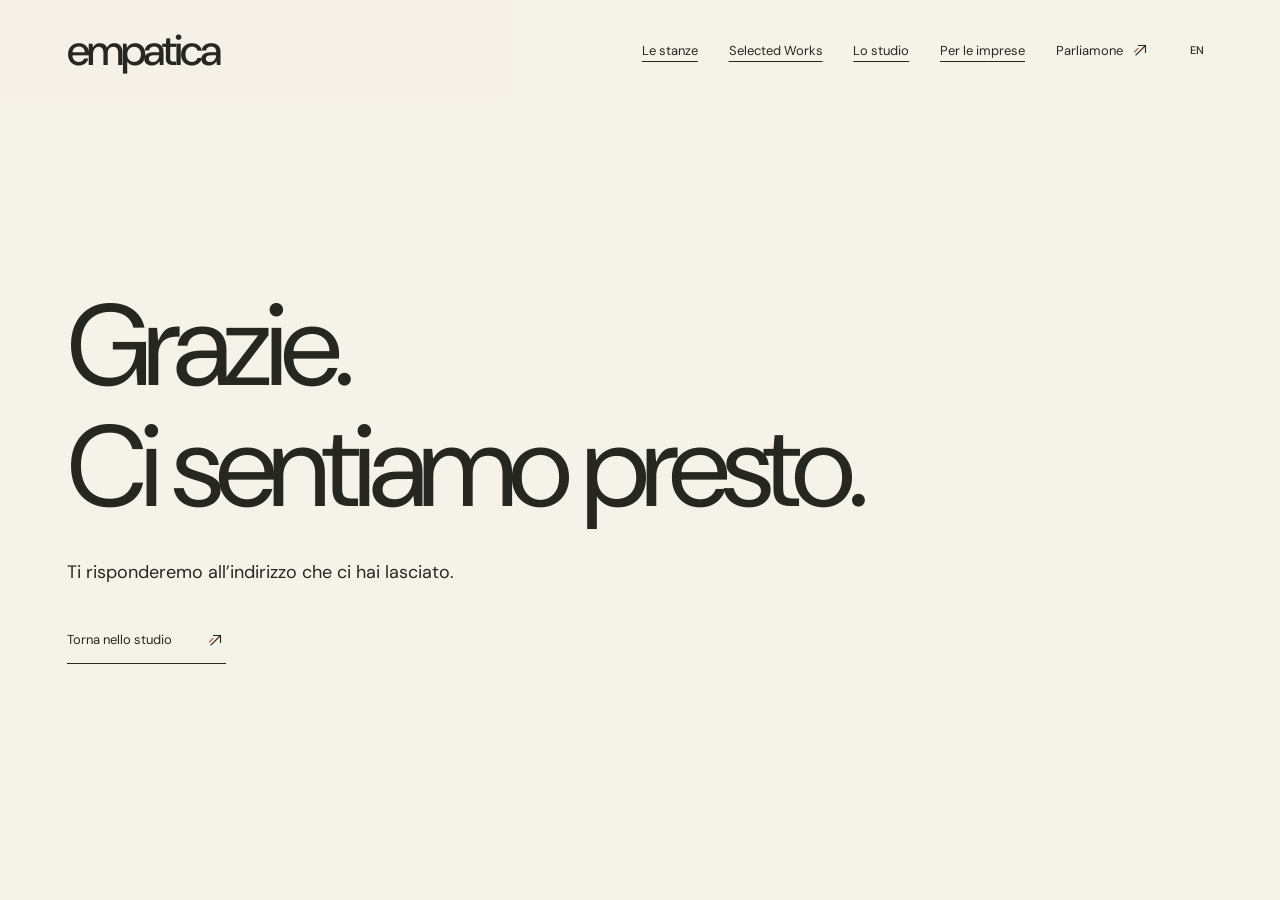
<file: thank-you.html>
<!doctype html>
<html lang="it"><head><meta charset="utf-8"><meta name="viewport" content="width=device-width, initial-scale=1"><meta name="theme-color" content="#f5f2e9"><meta name="description" content="Messaggio ricevuto da Empatica." data-copy-content="description.thanks"><meta property="og:title" content="Grazie — Empatica" data-copy-content="title.thanks"><meta property="og:description" content="Messaggio ricevuto da Empatica." data-copy-content="description.thanks"><meta property="og:type" content="website"><title data-copy="title.thanks">Grazie — Empatica</title><link rel="icon" href="favicon.svg" type="image/svg+xml"><link rel="stylesheet" href="museum.css"><script src="museum-copy.js" defer></script><script src="museum.js" defer></script><script src="kinetic.js" defer></script></head><body data-page="thanks"><a class="skip" href="#main"><span data-copy="skip" >Vai al contenuto</span></a>
<header class="site-header"><a class="brand" href="index.html" aria-label="Empatica"><span class="brand-type" aria-hidden="true"><span class="brand-initial">e</span><span class="brand-tail">mpatica</span></span></a>
<nav class="main-nav" id="main-nav" aria-label="Navigazione principale" data-copy-aria="nav.label"><a href="index.html#presenza" data-nav-section="rooms"><span data-copy="nav.visit" >Le stanze</span></a><a href="imprese.html#selected-works" data-nav-section="selected-works"><span lang="en" data-copy="works.title">Selected Works</span></a><a href="index.html#studio" data-nav-section="studio"><span data-copy="nav.studio" >Lo studio</span></a><a href="imprese.html" data-nav-section="business" ><span data-copy="nav.business" >Per le imprese</span></a><button class="nav-contact" type="button" data-contact=""><span data-copy="nav.contact" >Parliamone</span><svg class="sign sign--utility" viewBox="0 0 40 40" aria-hidden="true" focusable="false"><use href="segni.svg#freccia"></use></svg></button></nav>
<div class="header-tools"><button type="button" class="lang-toggle" aria-label="Read in English">EN</button><button type="button" class="menu-toggle" aria-expanded="false" aria-controls="main-nav">Menu</button></div></header><main id="main" tabindex="-1" class="confirmation-page"><div><h1 data-copy="thanks.title" >Grazie.<br>Ci sentiamo presto.</h1><p data-copy="thanks.body" >Ti risponderemo all’indirizzo che ci hai lasciato.</p><a class="text-link" href="index.html"><span data-copy="thanks.back" >Torna nello studio</span><svg class="sign sign--utility" viewBox="0 0 40 40" aria-hidden="true" focusable="false"><use href="segni.svg#freccia"></use></svg></a></div></main><dialog id="contact-dialog" class="contact-dialog" aria-labelledby="contact-title"><div class="dialog-top"><span>EMPATICA / <span data-copy="form.contact" >CONTATTI</span></span><button type="button" class="dialog-close" data-close><span data-copy="close" >Chiudi</span><svg class="sign sign--utility" viewBox="0 0 40 40" aria-hidden="true" focusable="false"><use href="segni.svg#chiudi"></use></svg></button></div>
<h2 data-copy="form.title" id="contact-title">Cosa hai in mente?</h2><p data-copy="form.intro" class="dialog-intro">Un’idea, un progetto già avviato o una domanda. Cominciamo da qui.</p>
<form id="inquiry-form" name="humanize-inquiries" method="POST" action="thank-you.html" data-delivery="email"><input type="hidden" name="form-name" value="humanize-inquiries"><input type="hidden" name="area" value=""><p hidden><label>Leave empty<input name="bot-field" autocomplete="off"></label></p><div class="form-pair"><label for="contact-name"><span data-copy="form.name" >Il tuo nome</span><input id="contact-name" name="name" autocomplete="name" maxlength="100" required></label><label for="contact-email">Email<input id="contact-email" name="email" type="email" autocomplete="email" maxlength="200" required></label></div><label for="contact-message"><span data-copy="form.message" >Raccontaci il progetto</span><textarea id="contact-message" name="message" maxlength="2000" rows="3" required></textarea></label><div class="form-actions"><button class="solid-button" type="submit"><span data-copy="form.draft" >Apri bozza email</span><svg class="sign sign--utility" viewBox="0 0 40 40" aria-hidden="true" focusable="false"><use href="segni.svg#freccia"></use></svg></button><a href="mailto:hello@emanuele.berlin"><span data-copy="form.email" >Preferisco scrivere via email</span></a></div><p id="form-status" class="form-status" role="status" aria-live="polite"></p><p data-copy="form.draft.note" class="form-note">Si apre una bozza nella tua app email. Puoi rileggerla e inviarla da lì.</p></form>
<div id="inquiry-success" hidden tabindex="-1"><h3 data-copy="form.thanks" >Il messaggio è arrivato.</h3><p data-copy="form.sent" >Ti risponderemo all’indirizzo che ci hai lasciato.</p><button class="text-link another-message" type="button" data-contact=""><span data-copy="form.again" >Scrivi un altro messaggio</span><svg class="sign sign--utility" viewBox="0 0 40 40" aria-hidden="true" focusable="false"><use href="segni.svg#freccia"></use></svg></button></div></dialog>
<dialog id="info-dialog" class="info-dialog" aria-labelledby="info-title"><div class="dialog-top"><span>EMPATICA</span><button type="button" class="dialog-close" data-close><span data-copy="close" >Chiudi</span><svg class="sign sign--utility" viewBox="0 0 40 40" aria-hidden="true" focusable="false"><use href="segni.svg#chiudi"></use></svg></button></div><h2 data-copy="info.title" id="info-title">Un posto per tutti.</h2><p data-copy="info.body" >Puoi attraversare il sito con la tastiera. Le composizioni sono visive: tutti i contenuti e i collegamenti restano accessibili senza interagire con esse.</p><p data-copy="info.motion" >Con “Riduci movimento” le composizioni restano ferme e il marchio cambia senza rotazioni. Rispettiamo anche la preferenza del tuo dispositivo.</p><p data-copy="info.limit" >Il sito non ha ancora ricevuto una verifica completa di accessibilità. Se incontri un ostacolo, scrivici: ci aiuti a migliorarlo.</p><a href="mailto:hello@emanuele.berlin">hello@emanuele.berlin</a></dialog><noscript><p style="padding:25px;text-align:center">Per un progetto / For a project: <a href="mailto:hello@emanuele.berlin">hello@emanuele.berlin</a></p></noscript></body></html>
</file>
<file: museum.css>
@import url('https://fonts.googleapis.com/css2?family=DM+Sans:wght@400;500;600&display=swap');

:root{--sign-accent:#a75330;--sign-cool:#167a77;--paper:#f5f2e9;--ink:#262720;--muted:#676860;--rule:#cbc9c0;--signal:#df472e;--yellow:#f0e55b;--gutter:clamp(22px,5.2vw,100px);font-family:'DM Sans',sans-serif;color:var(--ink);background:var(--paper);font-synthesis:none;color-scheme:light;scroll-behavior:smooth;--header-height:100px;scroll-padding-top:calc(var(--header-height) + 12px)}
*{box-sizing:border-box}body{margin:0}a{color:inherit;text-decoration:none}button,input,textarea,select{font:inherit}button,a,input,textarea,select{-webkit-tap-highlight-color:transparent}button{color:inherit;cursor:pointer}button:disabled{cursor:wait}button,a{touch-action:manipulation}button{border:0;background:none}a:focus-visible,button:focus-visible,input:focus-visible,textarea:focus-visible,summary:focus-visible{outline:2px solid currentColor;outline-offset:6px}::selection{background:#f0e55b;color:#262720}h1,h2,h3,p,figure{margin:0}h1,h2,h3{font-weight:400}p{line-height:1.6}button svg,a svg{width:20px;height:20px;vertical-align:middle}svg{fill:none;stroke:currentColor;stroke-width:1.3}canvas{display:block;width:100%;height:100%}[hidden]{display:none!important}.sr-only{position:absolute;width:1px;height:1px;padding:0;overflow:hidden;clip:rect(0,0,0,0);white-space:nowrap;border:0}.skip{position:fixed;left:20px;top:-100px;z-index:120;background:var(--paper);color:var(--ink);padding:15px}.skip:focus{top:12px}
.brand{font-size:43px;line-height:1;letter-spacing:-2.9px;font-weight:500;white-space:nowrap}.brand sup{font-size:12px;font-weight:400;letter-spacing:0;vertical-align:top;display:inline-block;margin:4px 0 0 3px}.lang-toggle{padding:12px 3px;font-weight:500}.header-dark .site-header{background:rgba(31,34,30,.95);color:#f5f0e7}
.room{position:relative;isolation:isolate;min-height:calc(100svh - 20px);overflow:hidden}.eyebrow{font-size:11px;letter-spacing:.075em;text-transform:uppercase;line-height:1.5;display:flex;gap:26px;align-items:center}.text-link{display:inline-flex;align-items:center;justify-content:space-between;gap:34px;min-height:48px;font-size:13px;padding:11px 0;border-bottom:1px solid currentColor}.text-link svg{transition:transform .2s}.text-link:hover svg{transform:translate(3px,-3px)}

.room-two {
  background: #1f221e;
  color: #f5f0e7;
  display: grid;
  grid-template-columns: 1.16fr 1fr;
  grid-template-areas:
    "art intro"
    "services services"
    "contact contact";
  column-gap: clamp(24px, 5vw, 80px);
  row-gap: clamp(24px, 3vw, 42px);
  padding: clamp(56px, 5vw, 92px) var(--gutter);
}

.room-two .room-art {
  grid-area: art;
  position: relative;
  min-height: clamp(320px, 43svh, 570px);
}

.room-two .room-art canvas { position: absolute; inset: 0; }
.room-two .room-text { grid-area: intro; align-self: center; }

.room-two h2 {
  font-size: clamp(40px, 5vw, 82px);
  line-height: 1.04;
  letter-spacing: -.055em;
  margin: 24px 0;
}

.room-two .room-text > p {
  max-width: 39ch;
  font-size: 16px;
  color: #d1d2c5;
}

.service-list {
  grid-area: services;
  display: grid;
  grid-template-columns: repeat(3, minmax(0, 1fr));
  gap: clamp(22px, 4vw, 64px);
  border-top: 1px solid #686b60;
  padding-top: 24px;
}

.service-item h3 {
  font-size: clamp(21px, 2.15vw, 32px);
  line-height: 1.15;
  letter-spacing: -.035em;
}

.service-item p {
  max-width: 39ch;
  margin-top: 12px;
  font-size: clamp(14px, 1.18vw, 17px);
  color: #d1d2c5;
}

.room-two > .text-link {
  grid-area: contact;
  justify-self: end;
}

@media (max-width: 760px) {
  .room-two {
    grid-template-columns: minmax(0, 1fr);
    grid-template-areas: "intro" "services" "contact" "art";
  }

  .room-two h2 { font-size: clamp(38px, 10vw, 60px); }
  .room-two .room-art { min-height: clamp(260px, 79vw, 440px); }
  .service-list { grid-template-columns: minmax(0, 1fr); gap: 20px; }
  .service-item + .service-item { border-top: 1px solid #686b60; padding-top: 20px; }
  .room-two > .text-link { justify-self: start; }
}

.room-three{padding:100px var(--gutter) 90px;background:#e9e4d4;min-height:850px}.room-three .section-head{position:relative;z-index:3;display:flex;justify-content:space-between;align-items:flex-start;gap:40px}.room-three h2{font-size:clamp(52px,5.6vw,88px);line-height:1.04;letter-spacing:-.055em;max-width:9em;margin-top:32px}.room-three .section-head>p{max-width:310px;font-size:15px;margin-top:63px}.ribbon-art{height:355px;position:relative;margin:0 -3vw}.studio-section{padding:105px var(--gutter);display:grid;grid-template-columns:1fr 2fr;gap:70px;border-top:1px solid var(--rule)}.studio-statement{font-size:clamp(30px,3.3vw,52px);line-height:1.25;letter-spacing:-.04em;max-width:22ch}.studio-copy{display:grid;grid-template-columns:1fr 1fr;gap:50px;margin-top:45px;font-size:14px}.studio-copy p{max-width:33ch}.method-note{font-size:11px;color:var(--muted);margin-top:30px}.business-door{margin:0 var(--gutter) 110px;background:#e1decd;padding:36px 42px;display:grid;grid-template-columns:1fr 1.4fr auto;align-items:center;gap:35px}.business-door h2{font-size:32px;line-height:1.15;letter-spacing:-1.2px}.business-door p{font-size:13px;max-width:38ch}.business-door .text-link{font-size:12px;white-space:nowrap}
.contact-section{padding:85px var(--gutter) 30px;background:#1f221e;color:#f5f0e7}.contact-top{display:flex;justify-content:space-between;align-items:start;gap:40px}.contact-heading{font-size:clamp(64px,9vw,150px);line-height:.96;letter-spacing:-.065em;max-width:8em;margin-top:40px}.contact-note{max-width:270px;font-size:14px;color:#c8c8bc;margin-top:55px}.contact-note .text-link{color:#f5f0e7;margin-top:25px}.footer-line{border-top:1px solid #5b5e52;margin-top:85px;padding-top:24px;display:flex;align-items:center;justify-content:space-between;gap:20px;font-size:11px;color:#c8c8bc;flex-wrap:wrap}.footer-controls{display:flex;align-items:center;gap:25px}.footer-controls button,.footer-controls a{padding:10px 0;font-size:11px}.footer-controls button[aria-pressed=true]{color:var(--yellow)}.footer-small{font-size:10px;color:#a9ac9f;max-width:500px;line-height:1.6;margin-top:22px}
.inner-page{padding-top:var(--header-height)}.inner-hero{padding:75px var(--gutter) 60px;position:relative;overflow:hidden}.inner-hero h1{font-size:clamp(58px,7.2vw,108px);line-height:1.02;letter-spacing:-.06em;max-width:10.5em;margin:30px 0}.inner-intro{display:flex;align-items:end;justify-content:space-between;gap:50px}.inner-intro>p{max-width:560px;font-size:18px}.inner-intro .text-link{white-space:nowrap;min-width:200px}.inner-art{height:230px;margin:10px var(--gutter) 0;overflow:hidden;position:relative}.inner-art canvas{position:absolute;inset:0}.offer-section{padding:95px var(--gutter);display:grid;grid-template-columns:1fr 2.2fr;gap:70px}.offer-heading h2{font-size:37px;letter-spacing:-.035em;line-height:1.15;margin-top:20px;max-width:7em}.offer-list article{display:grid;grid-template-columns:45px 1fr;gap:25px;border-top:1px solid var(--rule);padding:28px 0 32px}.offer-list article:last-child{border-bottom:1px solid var(--rule)}.offer-index{font-size:11px;color:var(--muted);padding-top:8px}.offer-list h3{font-size:29px;line-height:1.2;letter-spacing:-1px;margin-bottom:15px}.offer-list p{font-size:14px;max-width:57ch}.offer-deliverables{font-size:11px!important;color:var(--muted);margin-top:17px;line-height:1.7}.process-section{padding:70px var(--gutter) 85px;background:#e7e0b8}.process-section h2{font-size:clamp(36px,4vw,60px);letter-spacing:-.045em;line-height:1.1;margin:20px 0 50px}.process-grid{display:grid;grid-template-columns:repeat(3,1fr);gap:50px}.process-grid article{border-top:1px solid #b0aa85;padding-top:18px}.process-grid span{font-size:11px}.process-grid h3{font-size:21px;margin:22px 0 15px}.process-grid p{font-size:13px;max-width:32ch}.bridge-section{display:flex;align-items:center;justify-content:space-between;gap:40px;padding:60px var(--gutter)}.bridge-section p{font-size:22px;letter-spacing:-.025em;max-width:32ch}.bridge-section .text-link{white-space:nowrap}.public-page .process-section{background:#dfe3d5}.public-page .inner-hero h1{max-width:11em}
.contact-dialog,.info-dialog{width:min(720px,calc(100vw - 32px));max-height:calc(100svh - 32px);overflow:auto;padding:40px 46px;border:0;background:var(--paper);color:var(--ink)}dialog::backdrop{background:rgba(26,29,24,.65);backdrop-filter:blur(10px)}.dialog-top{display:flex;align-items:center;justify-content:space-between;gap:20px;margin-bottom:36px}.dialog-top span{font-size:12px;letter-spacing:.05em}.dialog-close{display:flex;gap:10px;align-items:center;padding:10px 0;font-size:12px}.dialog-close svg{width:18px}.contact-dialog h2,.info-dialog h2{font-size:45px;line-height:1.1;letter-spacing:-2px;margin-bottom:20px}.dialog-intro{font-size:14px;max-width:45ch;margin-bottom:30px}.form-pair{display:grid;grid-template-columns:1fr 1fr;gap:24px}form label{display:block;font-size:12px;margin-bottom:24px}form input:not([type=hidden]),form textarea{display:block;width:100%;margin-top:10px;padding:13px 0;background:none;border:0;border-radius:0;border-bottom:1px solid #a5a79a;color:var(--ink);font-size:16px}form textarea{min-height:100px;resize:vertical}.form-actions{display:flex;justify-content:space-between;align-items:center;gap:20px;flex-wrap:wrap}.solid-button{background:var(--ink);color:var(--paper);padding:15px 23px;font-size:13px;display:inline-flex;align-items:center;gap:40px;min-height:48px}.form-actions>a{font-size:12px;text-decoration:underline;text-underline-offset:4px}.form-note{font-size:11px;line-height:1.6;color:var(--muted);margin-top:24px}.form-status{font-size:13px;margin-top:20px;color:#9b3625;line-height:1.6}.info-dialog p{font-size:14px;margin:18px 0;line-height:1.7}.info-dialog a{text-decoration:underline}.confirmation-page{min-height:100svh;display:flex;align-items:center;padding:130px var(--gutter) 80px}.confirmation-page h1{font-size:clamp(60px,9vw,120px);letter-spacing:-.06em;line-height:1.05}.confirmation-page p{margin:30px 0;font-size:18px;max-width:45ch}
@media(max-width:1100px){.room-three .section-head>p{max-width:260px}.studio-section{gap:40px;grid-template-columns:.7fr 2fr}.business-door{grid-template-columns:1fr 1fr}.business-door .text-link{grid-column:2;justify-self:start}.offer-section{gap:40px;grid-template-columns:.8fr 2fr}}
@media(max-width:760px){.brand{font-size:36px;letter-spacing:-2.5px}.room-three{padding:65px var(--gutter) 50px;min-height:0}.room-three .section-head{display:block}.room-three h2{font-size:56px;max-width:8em;margin-top:25px}.room-three .section-head>p{margin-top:28px;max-width:40ch;font-size:14px}.ribbon-art{height:285px;margin:5px -20px}.studio-section{display:block;padding:65px var(--gutter)}.studio-statement{font-size:34px;margin-top:30px;max-width:24ch}.studio-copy{gap:30px;grid-template-columns:1fr;margin-top:28px}.studio-copy p{max-width:45ch}.business-door{margin:0 var(--gutter) 65px;padding:30px 24px;display:flex;flex-direction:column;align-items:start;gap:20px}.business-door h2{font-size:30px}.business-door .text-link{min-width:180px}.contact-section{padding-top:65px}.contact-top{display:block}.contact-heading{font-size:clamp(64px,12vw,100px);margin-top:30px}.contact-note{margin-top:35px;max-width:35ch}.footer-line{margin-top:50px;gap:15px;align-items:start}.footer-controls{gap:20px;flex-wrap:wrap}.footer-small{font-size:10px}.inner-hero{padding-top:45px;padding-bottom:35px}.inner-hero h1{font-size:clamp(48px,10vw,76px);margin-top:25px}.inner-intro{display:block}.inner-intro>p{font-size:16px}.inner-intro .text-link{margin-top:25px}.inner-art{height:155px}.offer-section{display:block;padding:60px var(--gutter)}.offer-heading h2{max-width:none;font-size:34px;margin-bottom:35px}.offer-list article{grid-template-columns:24px 1fr;gap:14px}.offer-list h3{font-size:25px}.offer-list p{font-size:13px}.process-section{padding-top:50px;padding-bottom:55px}.process-section h2{font-size:42px;margin-bottom:30px}.process-grid{grid-template-columns:1fr;gap:28px}.process-grid article{display:grid;grid-template-columns:25px 1fr;gap:12px}.process-grid h3{margin:0}.process-grid p{grid-column:2;max-width:40ch}.bridge-section{display:block;padding-top:45px;padding-bottom:45px}.bridge-section p{font-size:24px}.bridge-section .text-link{margin-top:25px}.contact-dialog,.info-dialog{padding:26px 24px}.contact-dialog h2,.info-dialog h2{font-size:37px}.dialog-top{margin-bottom:24px}.form-pair{grid-template-columns:1fr;gap:0}}
@media(max-width:380px){.brand{font-size:33px}.room-three h2{font-size:48px}.contact-heading{font-size:61px}.form-actions{align-items:start;flex-direction:column}.footer-controls{gap:14px}}
@media(prefers-reduced-motion:reduce){:root{scroll-behavior:auto}*,*:before,*:after{animation-duration:.01ms!important;transition-duration:.01ms!important}}
html[data-motion=reduce]{scroll-behavior:auto}html[data-motion=reduce] *,html[data-motion=reduce] *:before,html[data-motion=reduce] *:after{animation:none!important;transition:none!important}
@media(forced-colors:active){.room,.studio-section,.business-door,.contact-section,.site-header,.inner-hero,.process-section{background:Canvas;color:CanvasText}.room-art,.hero-art,.ribbon-art,.inner-art{opacity:.65}.text-link,.service-list,.service-item,.offer-list article{border-color:CanvasText}.solid-button{border:1px solid ButtonText}}

/* Scroll-driven wordmark. */

.brand{--brand-progress:0;--brand-turn:0deg;--tail-turn:0deg;--tail-opacity:1;display:block;perspective:450px;min-width:44px;min-height:44px;flex-shrink:0;align-content:center}
.brand-type{display:flex;width:max-content;transform-style:preserve-3d;transform-origin:12px center;transform:rotateY(var(--brand-turn));will-change:transform}
.brand-initial{display:block;position:relative;z-index:1}
.brand-tail{display:block;max-width:calc(3.5em * (1 - var(--brand-progress)));opacity:var(--tail-opacity);transform-origin:left center;transform:rotateY(var(--tail-turn)) translateZ(calc(-22px * var(--brand-progress)));white-space:nowrap;overflow:visible}







@media(max-width:760px){.brand{min-height:44px}}

html[data-motion=reduce] .brand-type,html[data-motion=reduce] .brand-tail{transform:none;will-change:auto}

.site-header {
  position: fixed;
  inset: 0 0 auto;
  height: var(--header-height);
  z-index: 40;
  display: flex;
  align-items: center;
  gap: clamp(18px, 2.4vw, 36px);
  padding-inline: var(--gutter);
  color: var(--ink);
  background: rgba(245, 242, 233, .96);
  transition: background .3s, color .3s;
}

.main-nav {
  display: flex;
  align-items: center;
  gap: clamp(18px, 2.4vw, 36px);
  margin-left: auto;
  font-size: 13px;
}

.main-nav > a,
.main-nav > button {
  padding: 12px 0;
  white-space: nowrap;
}

.main-nav > a {
  text-decoration: underline;
  text-decoration-thickness: 1px;
  text-underline-offset: .45em;
}

.main-nav > a[aria-current] {
  text-decoration-thickness: 3px;
}

.nav-contact {
  display: flex;
  align-items: center;
  gap: 8px;
}

.header-tools {
  display: flex;
  align-items: center;
  gap: 14px;
  font-size: 11px;
}

.menu-toggle {
  display: none;
  min-height: 44px;
  padding: 8px 0;
  font-size: 13px;
}

.lang-toggle {
  min-width: 32px;
  min-height: 44px;
}

.room-one {
  padding-top: var(--header-height);
  background: var(--paper);
}

.hero-stage {
  position: relative;
  isolation: isolate;
  display: grid;
  grid-template-columns: minmax(0, 1fr);
  place-items: center;
  min-height: max(490px, 39vw, calc(100svh - var(--header-height) - 112px));
}

.hero-art {
  position: absolute;
  inset: 0;
  z-index: -1;
  pointer-events: none;
}

.room-body {
  width: min(74%, 1000px);
  text-align: center;
}

.room-one h1 {
  font-size: clamp(39px, 7.25vw, 119px);
  line-height: .98;
  letter-spacing: -.069em;
  text-wrap: balance;
}

.room-one h1 strong { font-weight: 600; }

.hero-foot {
  display: flex;
  justify-content: space-between;
  align-items: center;
  gap: 26px;
  padding: 18px var(--gutter) 23px;
}

.hero-description {
  max-width: 54ch;
  font-size: clamp(14px, 1.25vw, 17px);
}

.hero-link {
  flex: none;
}

.business-hero {
  min-height: clamp(480px, 62svh, 650px);
  display: grid;
  align-items: center;
  isolation: isolate;
}

.business-art {
  position: absolute;
  inset: 0;
  z-index: -1;
  pointer-events: none;
}

.business-copy {
  max-width: min(55vw, 740px);
}

.business-copy .inner-intro {
  display: block;
}

.business-copy .inner-intro > p {
  max-width: 49ch;
  font-size: clamp(16px, 1.4vw, 20px);
}

.business-copy .inner-intro .text-link {
  margin-top: 23px;
  min-width: 0;
}

.room-steps {
  display: grid;
  grid-template-columns: repeat(3, minmax(0, 1fr));
  gap: clamp(24px, 4vw, 66px);
  margin: 20px 0 0;
  padding: 0;
  list-style: none;
  counter-reset: room-step;
}

.room-steps li {
  padding-top: 18px;
  border-top: 1px solid #a5a296;
  counter-increment: room-step;
}

.room-steps li::before {
  content: counter(room-step, decimal-leading-zero);
  display: block;
  margin-bottom: 14px;
  font-size: 12px;
  font-variant-numeric: tabular-nums;
}

.room-steps h3 {
  margin-bottom: 9px;
  font-size: clamp(20px, 2vw, 29px);
  line-height: 1.14;
  letter-spacing: -.035em;
}

.room-steps p {
  max-width: 37ch;
  font-size: 14px;
}

.works-section {
  padding: clamp(68px, 9vw, 126px) var(--gutter);
  border-bottom: 1px solid var(--rule);
}

.works-heading {
  margin-bottom: 34px;
}

.works-heading h2 {
  font-size: clamp(50px, 7vw, 100px);
  line-height: .98;
  letter-spacing: -.063em;
}

.works-heading p {
  max-width: 44ch;
  margin-top: 17px;
  font-size: 15px;
}

.works-grid {
  display: grid;
  grid-template-columns: repeat(2, minmax(0, 1fr));
  align-items: start;
  gap: clamp(18px, 4vw, 55px);
}

.work-card {
  border-bottom: 1px solid var(--rule);
}

.work-card summary {
  display: block;
  cursor: pointer;
  list-style: none;
}

.work-card summary::-webkit-details-marker {
  display: none;
}

.work-preview {
  position: relative;
  display: block;
  aspect-ratio: 16 / 9;
  overflow: hidden;
  background: #dccfc0;
}

.work-preview::before,
.work-preview::after {
  content: "";
  position: absolute;
  transition: transform .65s cubic-bezier(.2,.75,.2,1);
}

.work-card--identity .work-preview::before {
  inset: 15% 24% -32% 18%;
  background: #ba3e2d;
  transform: rotate(-22deg);
}

.work-card--identity .work-preview::after {
  inset: 24% -12% -20% 47%;
  background: #292923;
  transform: rotate(31deg);
}

.work-card--space .work-preview {
  background: #293c69;
}

.work-card--space .work-preview::before {
  inset: -35% -8% 9% 10%;
  background: repeating-linear-gradient(105deg, #eadbbd 0 4px, transparent 4px 16px);
  transform: skewY(-14deg);
}

.work-card--space .work-preview::after {
  inset: 19% -19% -24% 41%;
  background: #d3af48;
  transform: rotate(-34deg);
}

.work-card[open] .work-preview::before {
  transform: translateX(-10%) rotate(-12deg);
}

.work-card[open] .work-preview::after {
  transform: translateX(12%) rotate(8deg);
}

.work-card-label {
  display: grid;
  grid-template-columns: 1fr auto;
  gap: 4px 16px;
  align-items: center;
  padding: 17px 0;
}

.work-card-title {
  font-size: clamp(22px, 2.6vw, 36px);
  line-height: 1.1;
  letter-spacing: -.035em;
}

.work-card-type {
  grid-column: 1;
  color: var(--muted);
  font-size: 12px;
}

.work-card-label::after {
  content: "+";
  grid-column: 2;
  grid-row: 1 / span 2;
  font-size: 23px;
}

.work-card[open] .work-card-label::after {
  content: "−";
}

.work-card-body {
  padding: 0 0 18px;
  max-width: 50ch;
  font-size: 14px;
}

.work-card-body h3 {
  font-size: 17px;
  font-weight: 500;
}

.work-card-body h3 + p { margin-top: .35em; }
.work-card-body p + h3 { margin-top: 1.1em; }

.business-prose,
.public-method {
  max-width: 65ch;
  font-size: clamp(15px, 1.35vw, 18px);
}

.business-prose p + p,
.public-method p + p { margin-top: 1em; }



.contact-heading { margin-top: 0; }
.contact-note { margin-top: 12px; }
.footer-controls a {
  text-decoration: underline;
  text-underline-offset: .35em;
}

@media (max-width: 820px) {
  :root { --header-height: 80px; }
  .site-header { gap: 20px; }
  .header-tools { margin-left: auto; }
  .menu-toggle { display: block; }
  .main-nav {
    display: none;
    position: absolute;
    inset: var(--header-height) 0 auto;
    margin: 0;
    padding: 12px var(--gutter) 24px;
    align-items: stretch;
    gap: 0;
    color: var(--ink);
    background: var(--paper);
  }
  .main-nav[data-open=true] { display: flex; flex-direction: column; }
  .main-nav > a, .main-nav > button { font-size: 22px; text-align: left; }
  .nav-contact { justify-content: space-between; }
}

@media (max-width: 760px) {
  .hero-stage { min-height: max(420px, min(63svh, 590px)); }
  .room-body { width: 86%; }
  .room-one h1 { font-size: clamp(37px, 10vw, 62px); }
  .hero-foot { align-items: start; flex-direction: column; gap: 8px; }
  .business-hero { min-height: 0; padding-bottom: 210px; }
  .business-copy { max-width: 100%; }
  .business-art { inset: auto 0 0; height: 185px; }
  .public-page .inner-hero h1 { font-size: clamp(36px, 10vw, 67px); }
  .room-steps { grid-template-columns: 1fr; margin-top: 0; }
  .room-steps li { padding-top: 12px; }
  .room-steps li::before { margin-bottom: 8px; }
}

@media (max-width: 520px) {
  .works-grid { grid-template-columns: 1fr; gap: 26px; }
}

@media (forced-colors: active) {
  .site-header { background: Canvas; color: CanvasText; }
  .business-art, .hero-art { opacity: .2; }
  .work-card { border-color: CanvasText; }
}

/* Empatica’s pictograms share a small grid and the colours of the threshold. */
.sign {
  --sign-size: 36px;
  display: inline-block;
  width: var(--sign-size);
  height: var(--sign-size);
  flex: none;
  vertical-align: middle;
}

.sign--utility { --sign-size: 20px; }

.room-two,
.contact-section {
  --sign-accent: #e6a16c;
  --sign-cool: #86c9c5;
}

.sign--cool { --sign-accent: var(--sign-cool); }

.eyebrow--signed { gap: 10px; }
.eyebrow--signed .sign { --sign-size: 25px; }

.room-body > .sign {
  display: block;
  --sign-size: 33px;
  margin: 0 auto 10px;
}

.room-steps li > .sign {
  display: block;
  margin-bottom: 12px;
}

.service-item > .sign {
  display: block;
  margin-bottom: calc(50px - var(--sign-size));
}
.service-item:nth-child(1) > .sign { --sign-size: 39px; }
.service-item:nth-child(2) > .sign { --sign-size: 34px; }
.service-item:nth-child(3) > .sign { --sign-size: 43px; }

.room-steps li { position: relative; }
.room-steps li::before {
  position: absolute;
  top: 24px;
  right: 0;
  color: var(--muted);
}

.business-door h2 {
  display: flex;
  align-items: center;
  gap: 12px;
}
.business-door h2 .sign { width: 32px; height: 32px; }

.business-copy > .sign { display: block; --sign-size: 45px; }
.business-copy > .sign + h1 { margin-top: 14px; }
.offer-heading > .sign { display: block; }
.works-heading > .sign { display: block; --sign-size: 47px; margin-bottom: 12px; }
.contact-label { display: flex; align-items: baseline; gap: 15px; }
.contact-label > .sign { --sign-size: 34px; align-self: center; }

.public-offers article {
  display: grid;
  grid-template-columns: 40px minmax(0, 1fr);
  column-gap: 18px;
  row-gap: 0;
}
.public-offers article > .sign { grid-row: 1 / span 2; }
.public-offers p { grid-column: 2; font-size: 16px; }

.footer-controls .sign--motion {
  width: 19px;
  height: 19px;
  margin-inline-end: 6px;
}

@media (max-width: 760px) {
  .room-body > .sign { --sign-size: 27px; }
  .business-copy > .sign { --sign-size: 36px; }
  .works-heading > .sign { --sign-size: 37px; }
  .service-item {
    display: grid;
    grid-template-columns: 34px minmax(0, 1fr);
    column-gap: 14px;
    align-items: start;
  }
  .service-item > .sign {
    grid-row: 1 / span 2;
    width: 34px;
    height: 34px;
    margin: 0;
  }
  .service-item p { grid-column: 2; margin-top: 8px; }
  .room-steps li::before { top: 18px; }
  .public-offers article { grid-template-columns: 34px minmax(0, 1fr); column-gap: 14px; }
  .public-offers article > .sign { width: 34px; height: 34px; }
}

@media (hover: hover) {
  .hero-stage:hover .sign,
  .room-text:hover .sign,
  .section-head:hover .sign,
  .service-item:hover .sign,
  .works-heading:hover .sign {
    --sign-shift: 1.8px;
    --sign-turn: 5deg;
  }

  .service-item:nth-child(2):hover .sign {
    --sign-shift: -1.4px;
    --sign-turn: -4deg;
  }
}

.room:focus-visible .sign {
  --sign-shift: 1.5px;
  --sign-turn: 4deg;
}

html[data-motion=reduce] .sign {
  --sign-shift: 0px;
  --sign-turn: 0deg;
  --sign-duration: 0ms;
}

@media (forced-colors: active) {
  .sign { --sign-accent: currentColor; }
}

/* Optional strip in place of the hero pictogram. */
.hero-marquee {
  display: flex;
  align-items: center;
  width: min(100%, 264px);
  min-height: 33px;
  margin: 0 auto 10px;
}

.hero-marquee:not([hidden]) + .sign { display: none; }

.marquee-window {
  flex: 1;
  min-width: 0;
  overflow: hidden;
  mask-image: linear-gradient(90deg, transparent, #000 10%, #000 90%, transparent);
}

.marquee-track {
  display: flex;
  width: max-content;
  animation: hero-sign-flow 52s linear infinite;
}

.marquee-strip {
  display: flex;
  align-items: center;
  flex: none;
  gap: 22px;
  padding-inline-end: 22px;
}

.marquee-strip .sign { --sign-size: 23px; }

@keyframes hero-sign-flow {
  to { transform: translateX(-50%); }
}

@media (max-width: 760px) {
  .hero-marquee { min-height: 28px; }
}
</file>
